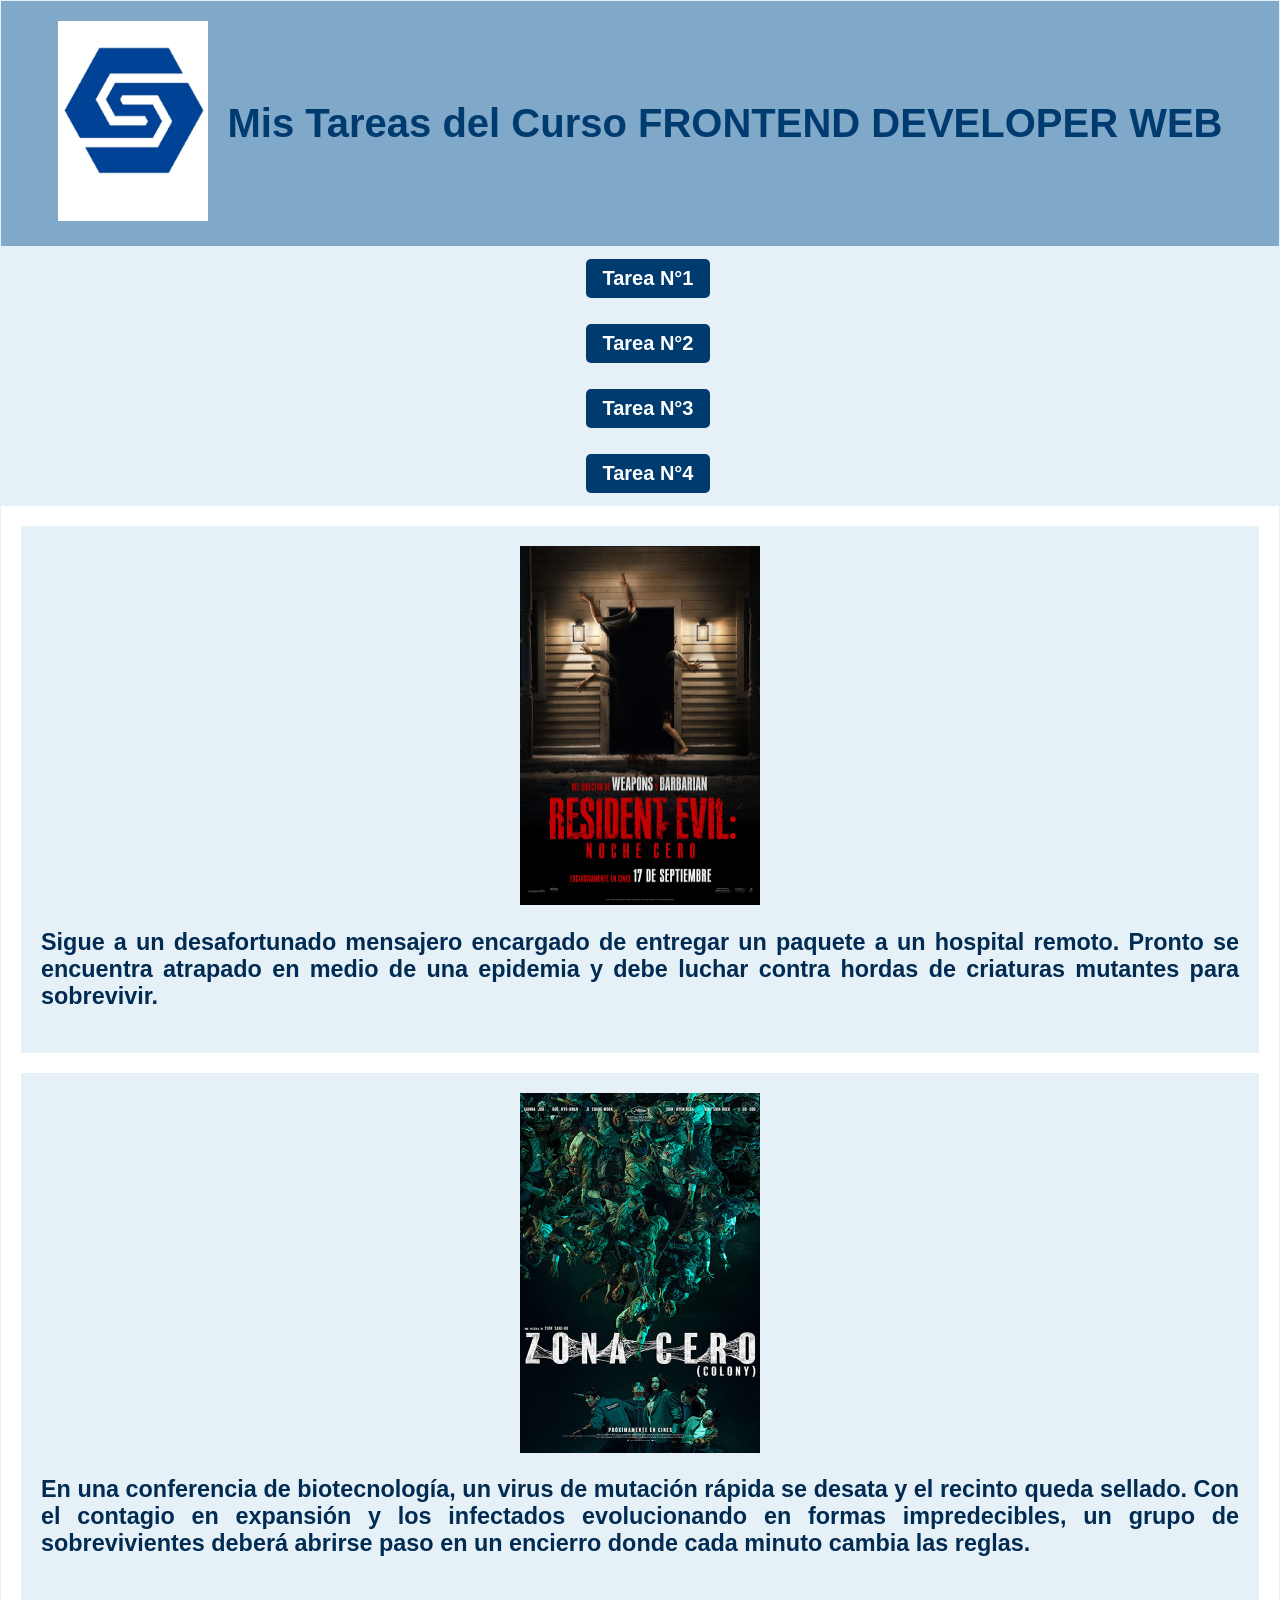
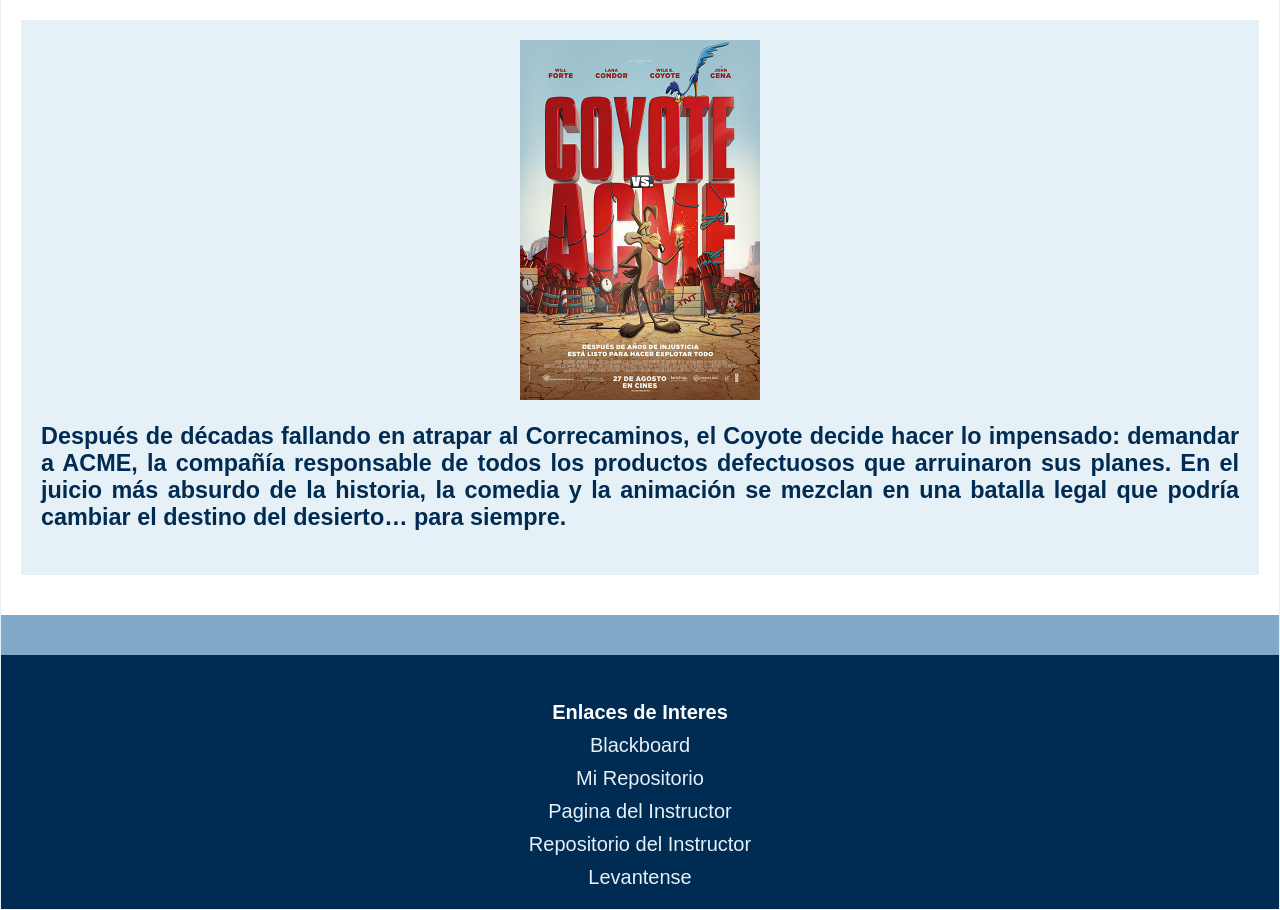
<file: index.html>
<!doctype html>
<html lang="es">
  <head>
    <meta charset="UTF-8">
    <title>MiPaginadeTareas</title>
    <link rel="icon" href="images/logo.png" type="images/png">
    <!-- Enlace a tu hoja de estilos CSS -->
    <link rel="stylesheet" href="css/styles00.css">
  </head>
  <body>
    <!--ESTO ES UN COMENTARIO-->
    <header>
      <a href="index.html">
        <img src="images/1.webp" alt="me manda al inicio" />
      </a>

      <h1>Mis Tareas del Curso FRONTEND DEVELOPER WEB</h1>
    </header>
    <nav>
      <ul>
        <li><a href="tareas.html">Tarea N°1</a></li>
        <li><a href="tarea2.html">Tarea N°2</a></li>
        <li><a href="tarea3.html">Tarea N°3</a></li>
        <li><a href="tarea04.html">Tarea N°4</a></li>
      </ul>
    </nav>
    <main>
      <section>
        <article>
          <a href="https://www.cineplanet.com.pe/peliculas/resident-evil-noche-cero">
          <img src="images/HO00003067.jpg" alt="#" width="#" style="display: block; margin: 0 auto">
            <p></p>
        </a>
          <h3>Sigue a un desafortunado mensajero encargado de entregar un paquete a un hospital remoto. Pronto se encuentra atrapado en medio de una epidemia y debe luchar contra hordas de criaturas mutantes para sobrevivir.</h3>
        </article>
          <article>
          <a href="https://www.cineplanet.com.pe/peliculas/zona-cero">
          <img src="images/HO00002971.jpg" alt="#" width="#" style="display: block; margin: 0 auto">
            <p></p>
        </a>
           <h3>En una conferencia de biotecnología, un virus de mutación rápida se desata y el recinto queda sellado. Con el contagio en expansión y los infectados evolucionando en formas impredecibles, un grupo de sobrevivientes deberá abrirse paso en un encierro donde cada minuto cambia las reglas.</h3> 
          </article>
        <article>
          <a href="https://www.cineplanet.com.pe/peliculas/coyote-vs-acme">
          <img src="images/HO00002921.jpg" alt="#" width="#" style="display: block; margin: 0 auto">
            <p></p>
        </a>
          <h3>Después de décadas fallando en atrapar al Correcaminos, el Coyote decide hacer lo impensado: demandar a ACME, la compañía responsable de todos los productos defectuosos que arruinaron sus planes. En el juicio más absurdo de la historia, la comedia y la animación se mezclan en una batalla legal que podría cambiar el destino del desierto… para siempre.</h3>
        </article>
      </section>
    </main>
    <aside></aside>
    <footer>
      <h4>Enlaces de Interes</h4>
      <ul>
        <li>
          <a href="https://senati.blackboard.com/" target="_blank">Blackboard</a>
        </li>
        <li><a href="https://github.com/Jose-favtor?tab=repositories" target="_blank">Mi Repositorio</a></li>
        <li><a href="https://arnoldbgq.github.io/cursofrontend/">Pagina del Instructor</a></li>
        <li><a href="https://github.com/arnoldbgq/cursofrontend/tree/main" target="_blank">Repositorio del Instructor</a></li>
        <li><a href="https://www.youtube.com/watch?v=jKgxKoUtHPs">Levantense</a></li>
      </ul>
    </footer>
  </body>
</html>
</file>
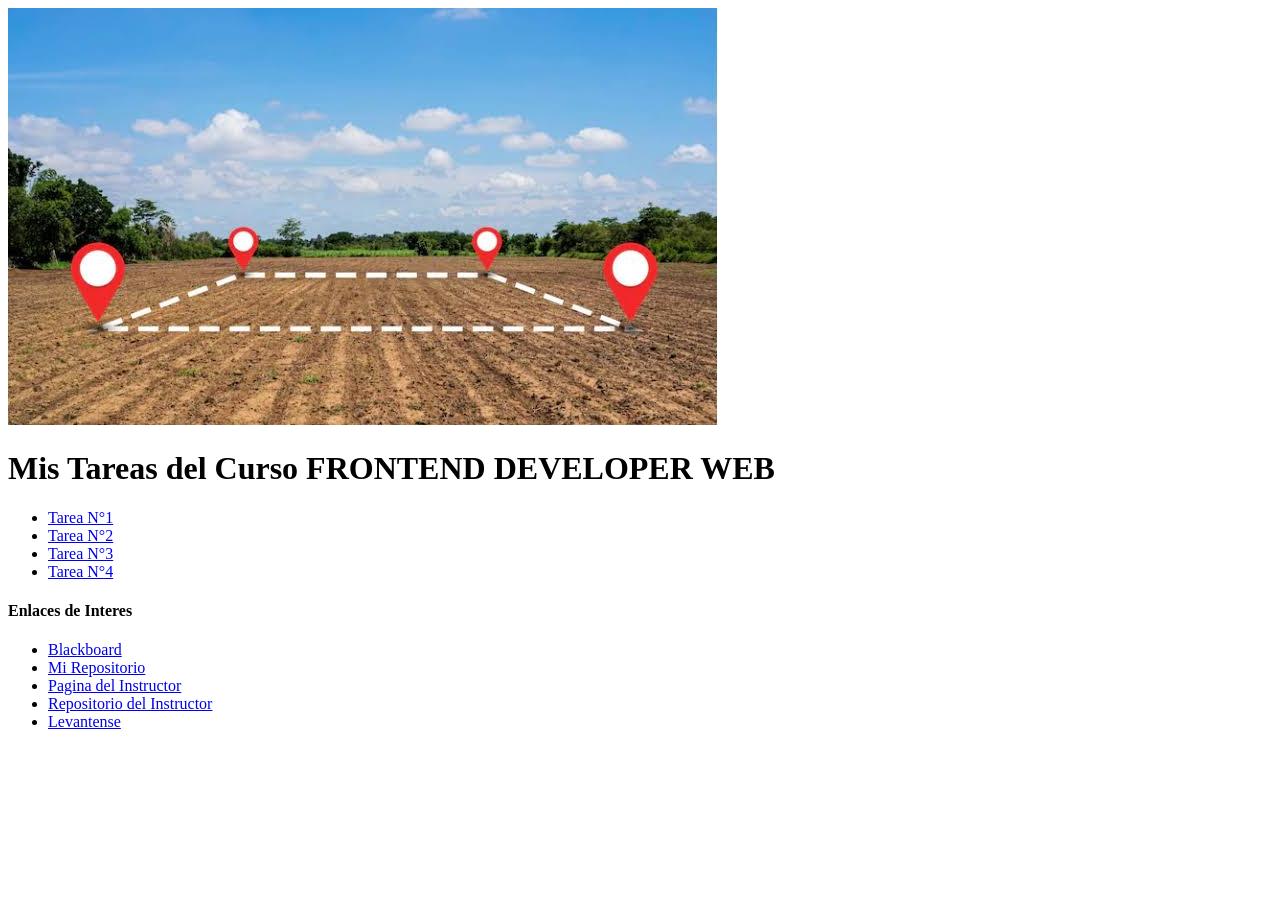
<file: index.html.html>
<!doctype html>
<html>
  <head>
    <meta charset="UTF-8">
    <title>MIpagianadelaFaunaPeruana</title>
    <link rel="icon" href="images/logo.png" type="images/png" > 
  </head>
  <body>
    <!--ESTO ES UN COMENTARIO-->
    <header>
      <a href="index.html">
        <img src="images/images (1).jpg" alt="esto me manda al inicio" />
      </a>

      <h1>Mis Tareas del Curso FRONTEND DEVELOPER WEB</h1>
    </header>
    <nav>
      <ul>
        <li><a href="tareas.html">Tarea N°1</a></li>
        <li><a href="paginaenconstruccion.html">Tarea N°2</a></li>
        <li><a href="paginaenconstruccion.html">Tarea N°3</a></li>
        <li><a href="paginaenconstruccion.html">Tarea N°4</a></li>
      </ul>
    </nav>
    <main>
      <section>
        <article></article>
        <article></article>
        <article></article>
      </section>
    </main>
    <aside></aside>
    <footer>
      <h4>Enlaces de Interes</h4>
      <ul>
        <li>
          <a href="https://senati.blackboard.com/" target="_blank"
            >Blackboard</a
          >
        </li>
        <li><a href="https://github.com/Jose-favtor?tab=repositories" target="_blank">Mi Repositorio</a></li>
        <li><a href="https://arnoldbgq.github.io/cursofrontend/">Pagina del Instructor</a></li>
        <li><a href="https://github.com/arnoldbgq/cursofrontend/tree/main" target="_blank">Repositorio del Instructor</a></li>
        <li><a href="https://www.youtube.com/watch?v=jKgxKoUtHPs">Levantense</a></li>
      </ul>

    </footer>
  </body>
</html>
</file>
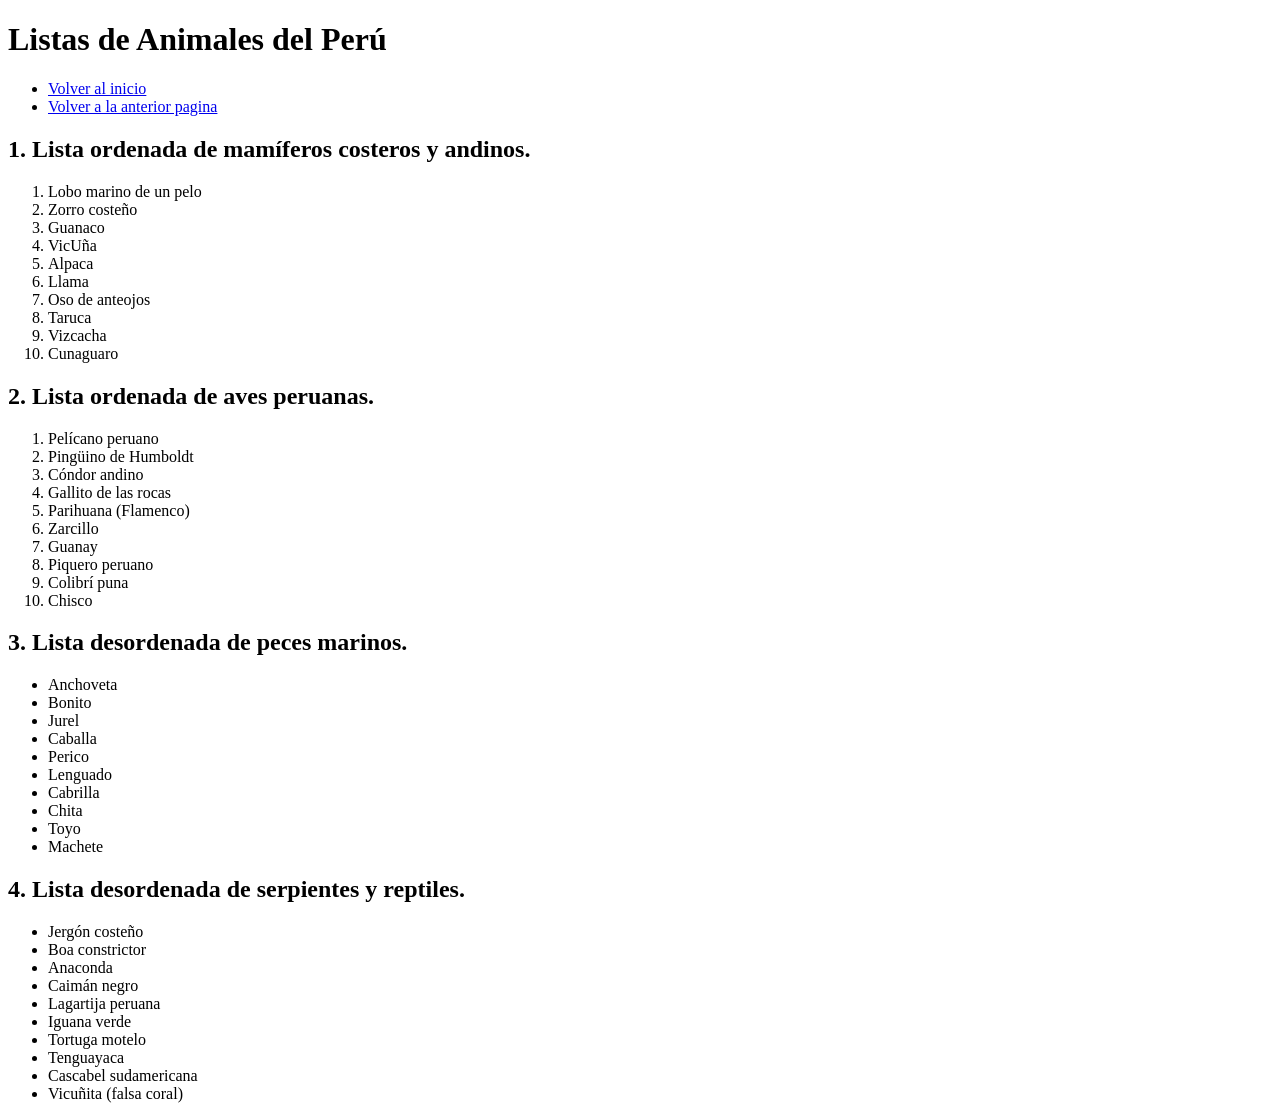
<file: listas.html>
<!DOCTYPE html>
<html lang="es">
<head>
    <meta charset="UTF-8">
    <title>Listas de Fauna</title>
</head>
<body>
    <h1>Listas de Animales del Perú</h1>
    <ul>
        <li><a href="index.html">Volver al inicio</a></li>
        <li><a href="tareas.html">Volver a la anterior pagina</a></li>
    </ul>

    <h2>1. Lista ordenada de mamíferos costeros y andinos. </h2>
    <ol>
        <li>Lobo marino de un pelo</li>
        <li>Zorro costeño</li>
        <li>Guanaco</li>
        <li>VicUña</li>
        <li>Alpaca</li>
        <li>Llama</li>
        <li>Oso de anteojos</li>
        <li>Taruca</li>
        <li>Vizcacha</li>
        <li>Cunaguaro</li>
    </ol>

    <h2>2. Lista ordenada de aves peruanas. </h2>
    <ol>
        <li>Pelícano peruano</li>
        <li>Pingüino de Humboldt</li>
        <li>Cóndor andino</li>
        <li>Gallito de las rocas</li>
        <li>Parihuana (Flamenco)</li>
        <li>Zarcillo</li>
        <li>Guanay</li>
        <li>Piquero peruano</li>
        <li>Colibrí puna</li>
        <li>Chisco</li>
    </ol>

    <h2>3. Lista desordenada de peces marinos.</h2>
    <ul>
        <li>Anchoveta</li>
        <li>Bonito</li>
        <li>Jurel</li>
        <li>Caballa</li>
        <li>Perico</li>
        <li>Lenguado</li>
        <li>Cabrilla</li>
        <li>Chita</li>
        <li>Toyo</li>
        <li>Machete</li>
    </ul>

    <h2>4. Lista desordenada de serpientes y reptiles. </h2>
    <ul>
        <li>Jergón costeño</li>
        <li>Boa constrictor</li>
        <li>Anaconda</li>
        <li>Caimán negro</li>
        <li>Lagartija peruana</li>
        <li>Iguana verde</li>
        <li>Tortuga motelo</li>
        <li>Tenguayaca</li>
        <li>Cascabel sudamericana</li>
        <li>Vicuñita (falsa coral)</li>
    </ul>
</body>
</html>
</file>
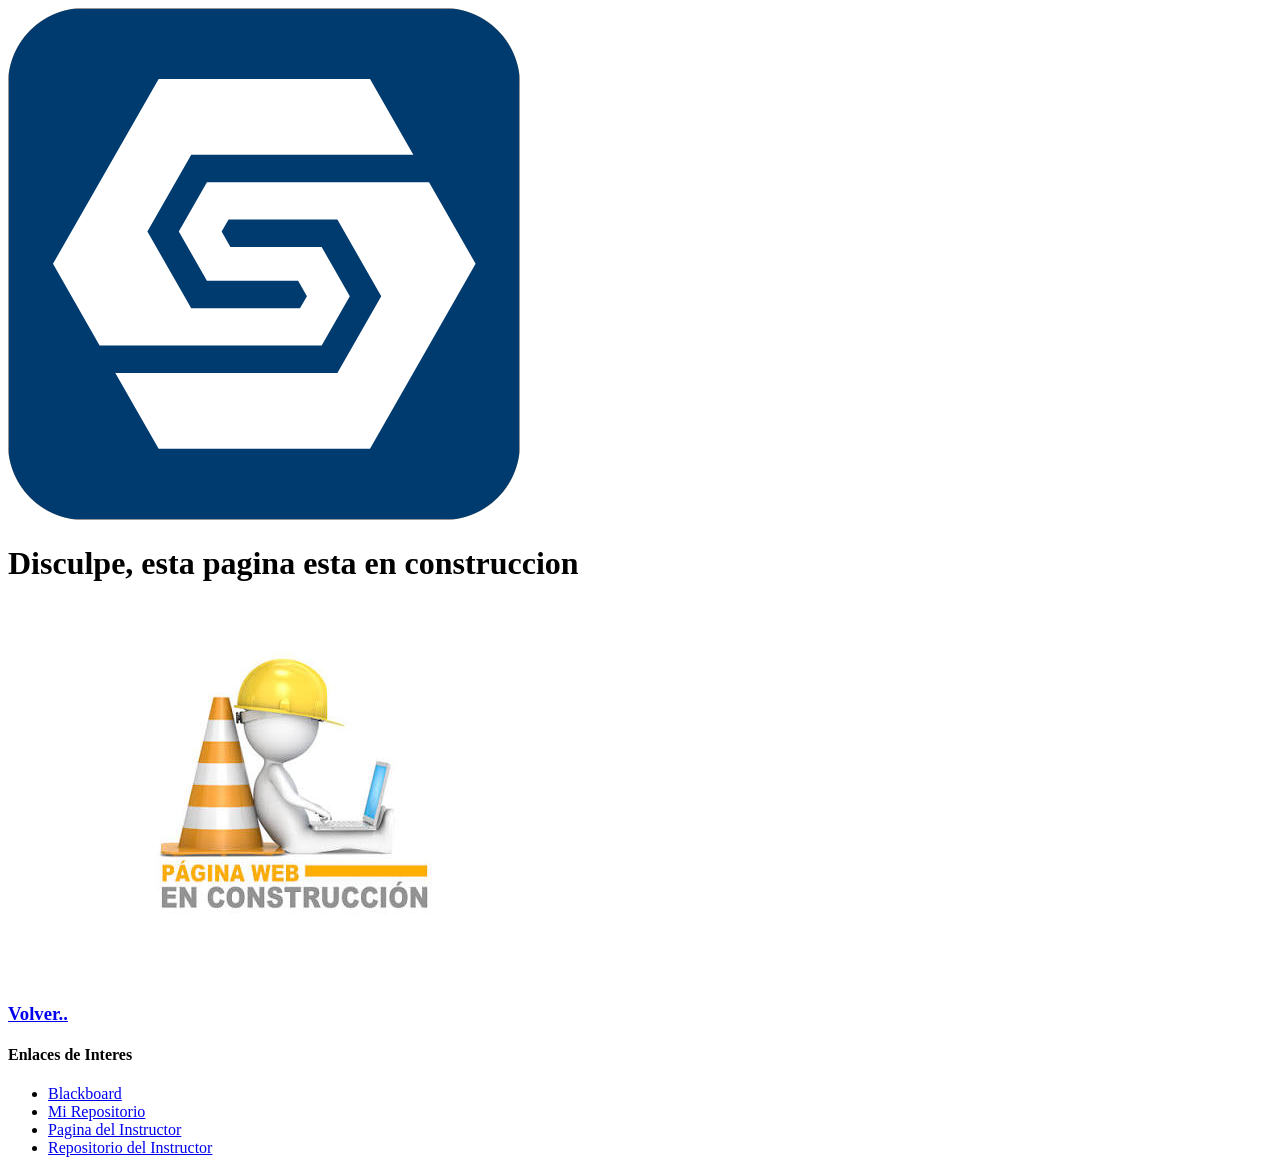
<file: paginaenconstruccion.html>
<!doctype html>
<html lang="es">
  <head>
    <meta charset="UTF-8">
    <title>Segunda Pagina Web</title>
  </head>
  <body>
    <header>
      <a href="index.html">
        <img src="images/logo.png" alt="esto me manda al inicio" />
      </a>
      <h1>Disculpe, esta pagina esta en construccion</h1>
      <img src="images/images (4).jpg" alt="" />
      <a href="index.html">
        <h3>Volver..</h3>
      </a>
    </header>
    <footer>
      <h4>Enlaces de Interes</h4>
      <ul>
        <li>
          <a href="https://senati.blackboard.com/" target="_blank"
            >Blackboard</a
          >
        </li>
        <li><a href="https://github.com/Jose-favtor?tab=repositories" target="_blank">Mi Repositorio</a></li>
        <li><a href="https://arnoldbgq.github.io/cursofrontend/">Pagina del Instructor</a></li>
        <li><a href="https://github.com/arnoldbgq/cursofrontend/tree/main" target="_blank">Repositorio del Instructor</a></li>

      </ul>
    </footer>
  </body>
</html>
</file>
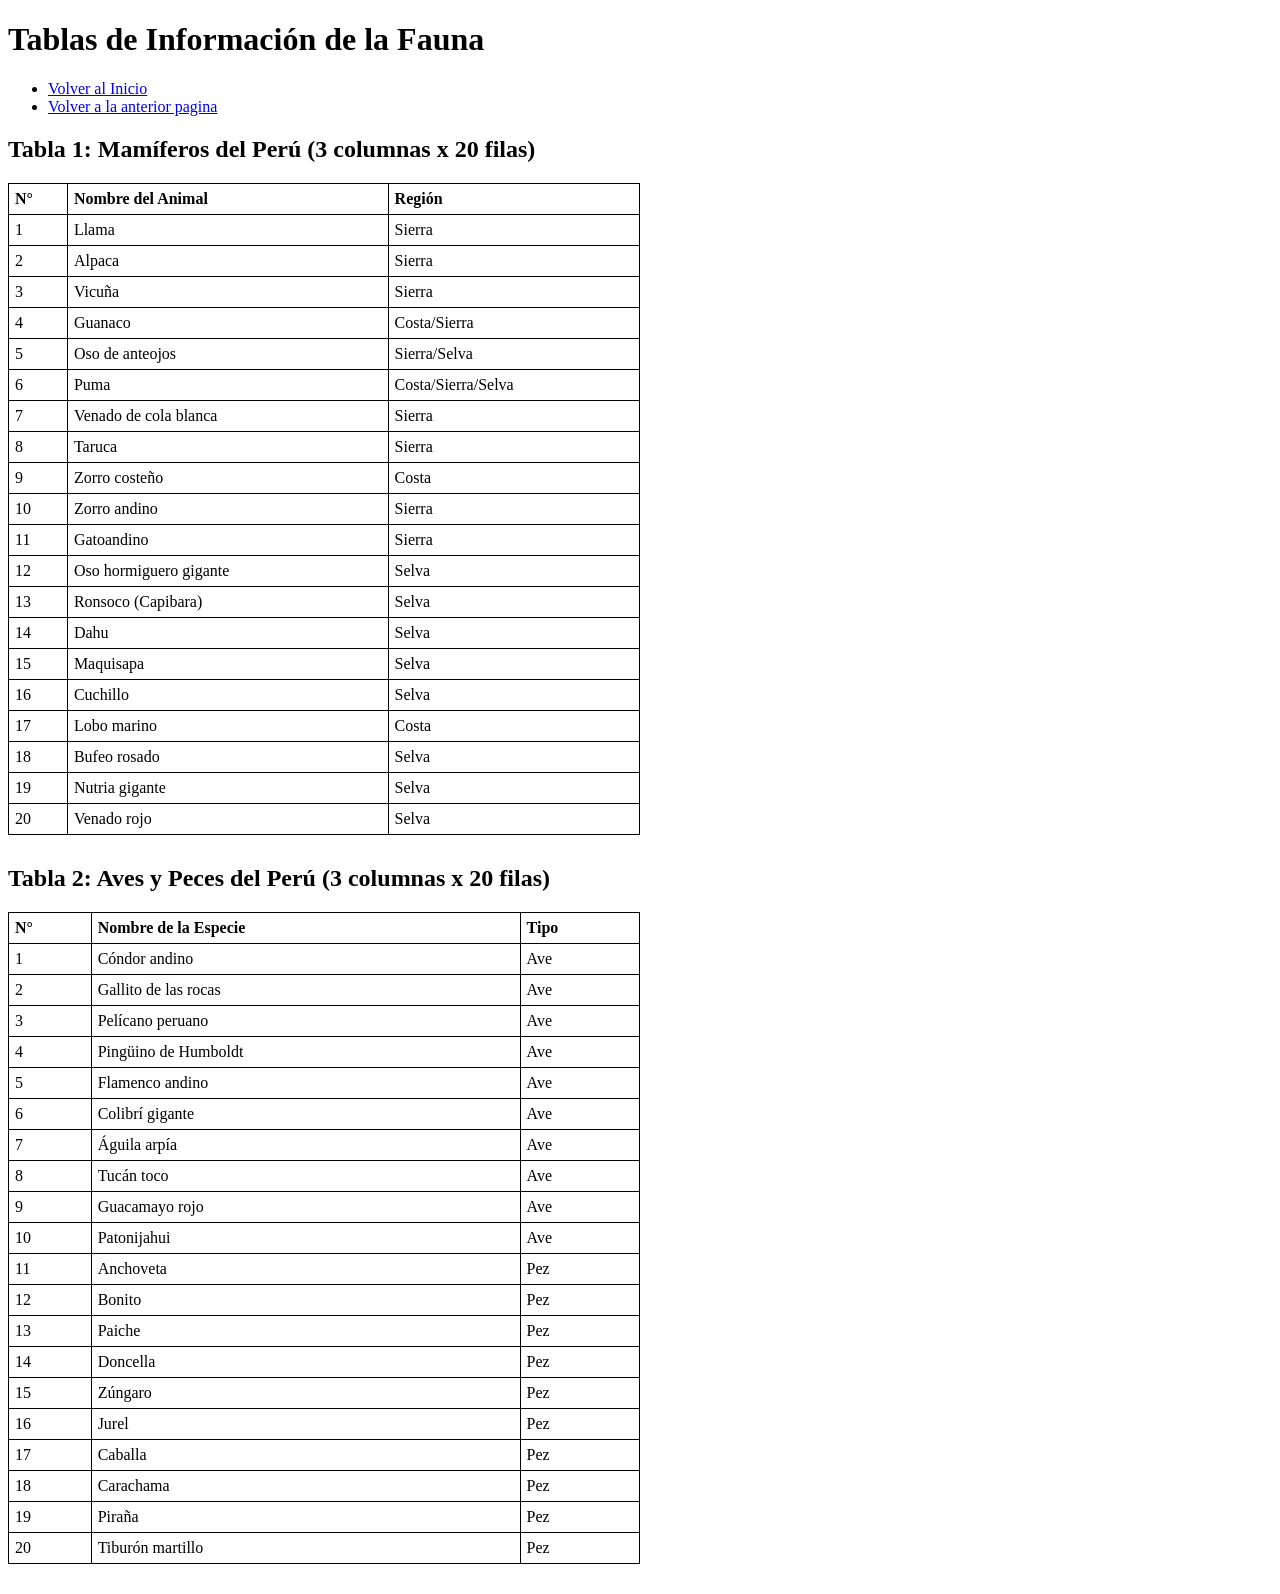
<file: tablas.html>
<!DOCTYPE html>
<html lang="es">
<head>
    <meta charset="UTF-8">
    <title>Tablas de Fauna</title>
    <style>
        table { border-collapse: collapse; width: 50%; margin-bottom: 30px; }
        th, td { border: 1px solid black; padding: 6px; text-align: left; }
    </style>
</head>
<body>
    <h1>Tablas de Información de la Fauna</h1>
    <ul>
        <li><a href="index.html">Volver al Inicio</a></li>
        <li><a href="tareas.html">Volver a la anterior pagina</a></li>
    </ul>



    <h2>Tabla 1: Mamíferos del Perú (3 columnas x 20 filas)</h2>
    <table>
        <tr>
            <th>N°</th>
            <th>Nombre del Animal</th>
            <th>Región</th>
        </tr>
        <!-- Las 20 filas de datos -->
        <tr><td>1</td><td>Llama</td><td>Sierra</td></tr>
        <tr><td>2</td><td>Alpaca</td><td>Sierra</td></tr>
        <tr><td>3</td><td>Vicuña</td><td>Sierra</td></tr>
        <tr><td>4</td><td>Guanaco</td><td>Costa/Sierra</td></tr>
        <tr><td>5</td><td>Oso de anteojos</td><td>Sierra/Selva</td></tr>
        <tr><td>6</td><td>Puma</td><td>Costa/Sierra/Selva</td></tr>
        <tr><td>7</td><td>Venado de cola blanca</td><td>Sierra</td></tr>
        <tr><td>8</td><td>Taruca</td><td>Sierra</td></tr>
        <tr><td>9</td><td>Zorro costeño</td><td>Costa</td></tr>
        <tr><td>10</td><td>Zorro andino</td><td>Sierra</td></tr>
        <tr><td>11</td><td>Gatoandino</td><td>Sierra</td></tr>
        <tr><td>12</td><td>Oso hormiguero gigante</td><td>Selva</td></tr>
        <tr><td>13</td><td>Ronsoco (Capibara)</td><td>Selva</td></tr>
        <tr><td>14</td><td>Dahu</td><td>Selva</td></tr>
        <tr><td>15</td><td>Maquisapa</td><td>Selva</td></tr>
        <tr><td>16</td><td>Cuchillo</td><td>Selva</td></tr>
        <tr><td>17</td><td>Lobo marino</td><td>Costa</td></tr>
        <tr><td>18</td><td>Bufeo rosado</td><td>Selva</td></tr>
        <tr><td>19</td><td>Nutria gigante</td><td>Selva</td></tr>
        <tr><td>20</td><td>Venado rojo</td><td>Selva</td></tr>
    </table>

    <h2>Tabla 2: Aves y Peces del Perú (3 columnas x 20 filas)</h2>
    <table>
        <tr>
            <th>N°</th>
            <th>Nombre de la Especie</th>
            <th>Tipo</th>
        </tr>
        <!-- Las 20 filas de datos -->
        <tr><td>1</td><td>Cóndor andino</td><td>Ave</td></tr>
        <tr><td>2</td><td>Gallito de las rocas</td><td>Ave</td></tr>
        <tr><td>3</td><td>Pelícano peruano</td><td>Ave</td></tr>
        <tr><td>4</td><td>Pingüino de Humboldt</td><td>Ave</td></tr>
        <tr><td>5</td><td>Flamenco andino</td><td>Ave</td></tr>
        <tr><td>6</td><td>Colibrí gigante</td><td>Ave</td></tr>
        <tr><td>7</td><td>Águila arpía</td><td>Ave</td></tr>
        <tr><td>8</td><td>Tucán toco</td><td>Ave</td></tr>
        <tr><td>9</td><td>Guacamayo rojo</td><td>Ave</td></tr>
        <tr><td>10</td><td>Patonijahui</td><td>Ave</td></tr>
        <tr><td>11</td><td>Anchoveta</td><td>Pez</td></tr>
        <tr><td>12</td><td>Bonito</td><td>Pez</td></tr>
        <tr><td>13</td><td>Paiche</td><td>Pez</td></tr>
        <tr><td>14</td><td>Doncella</td><td>Pez</td></tr>
        <tr><td>15</td><td>Zúngaro</td><td>Pez</td></tr>
        <tr><td>16</td><td>Jurel</td><td>Pez</td></tr>
        <tr><td>17</td><td>Caballa</td><td>Pez</td></tr>
        <tr><td>18</td><td>Carachama</td><td>Pez</td></tr>
        <tr><td>19</td><td>Piraña</td><td>Pez</td></tr>
        <tr><td>20</td><td>Tiburón martillo</td><td>Pez</td></tr>
    </table>
</body>
</html>
</file>
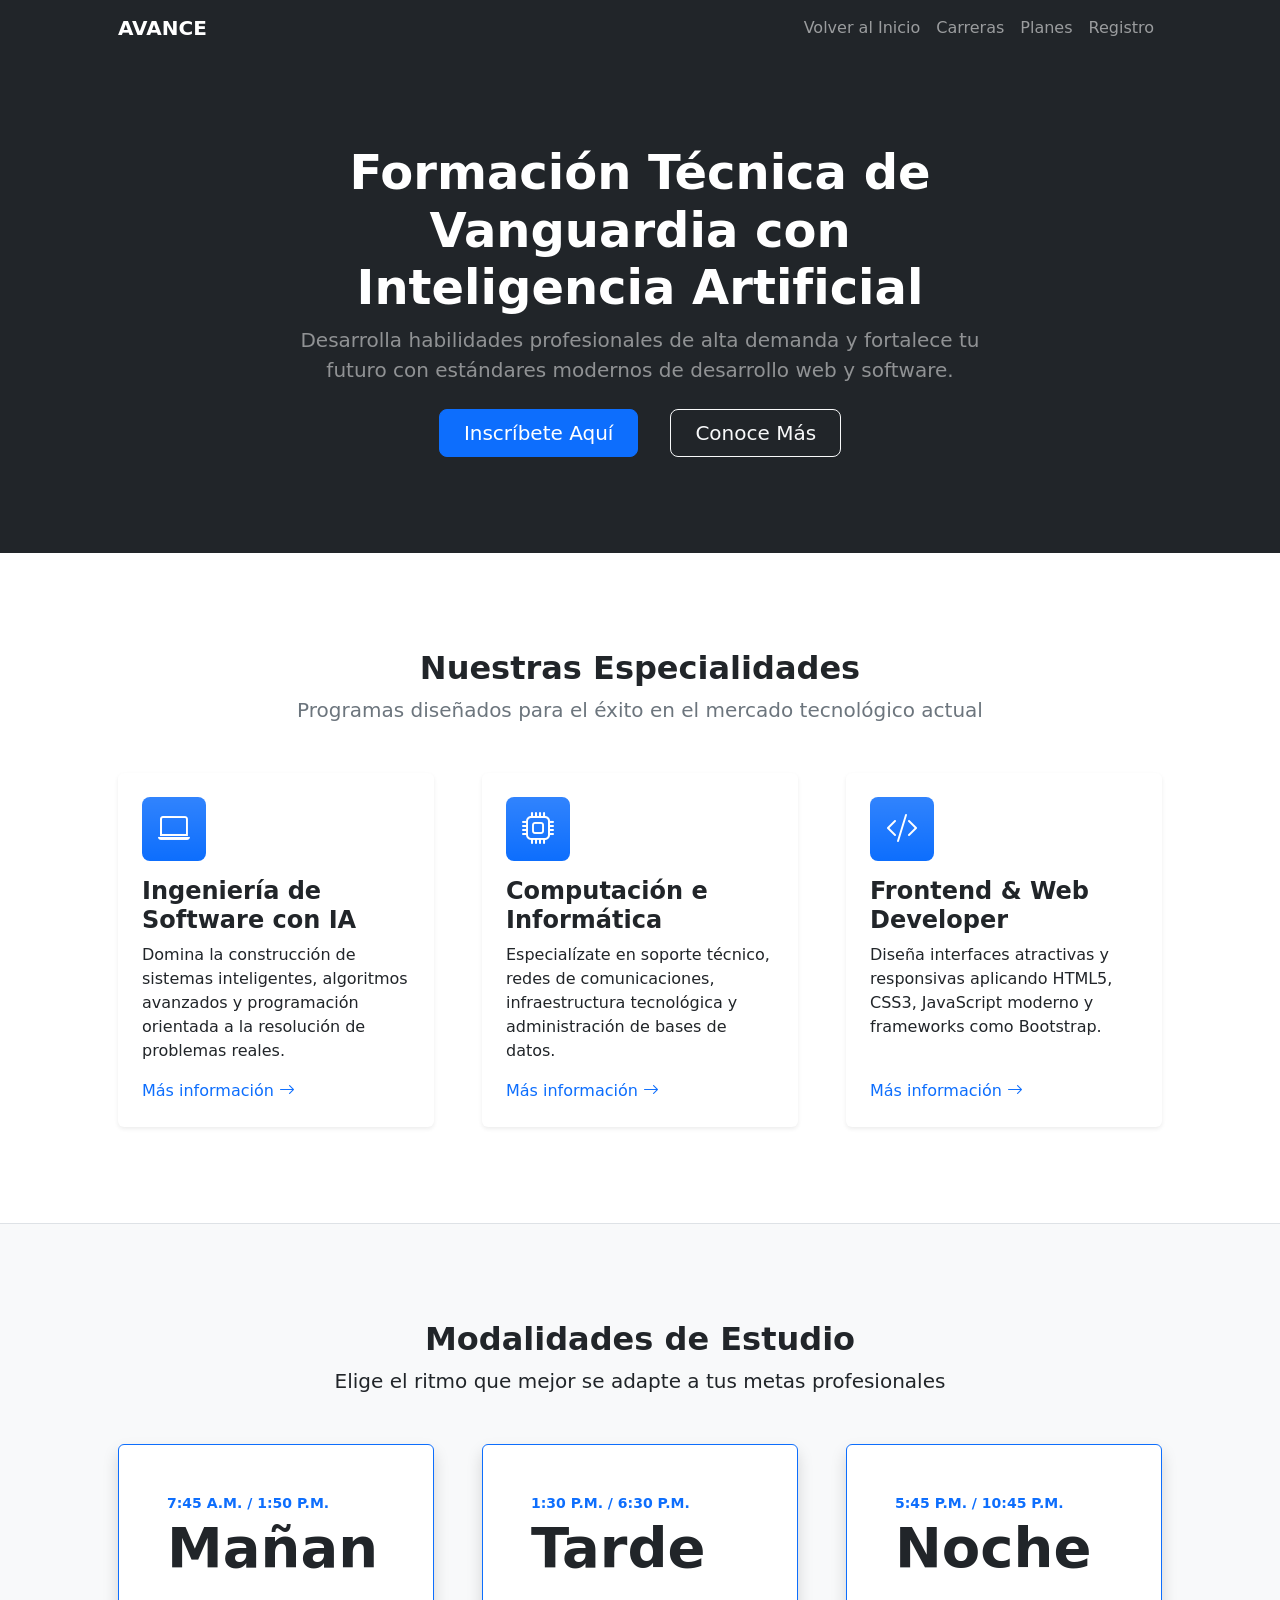
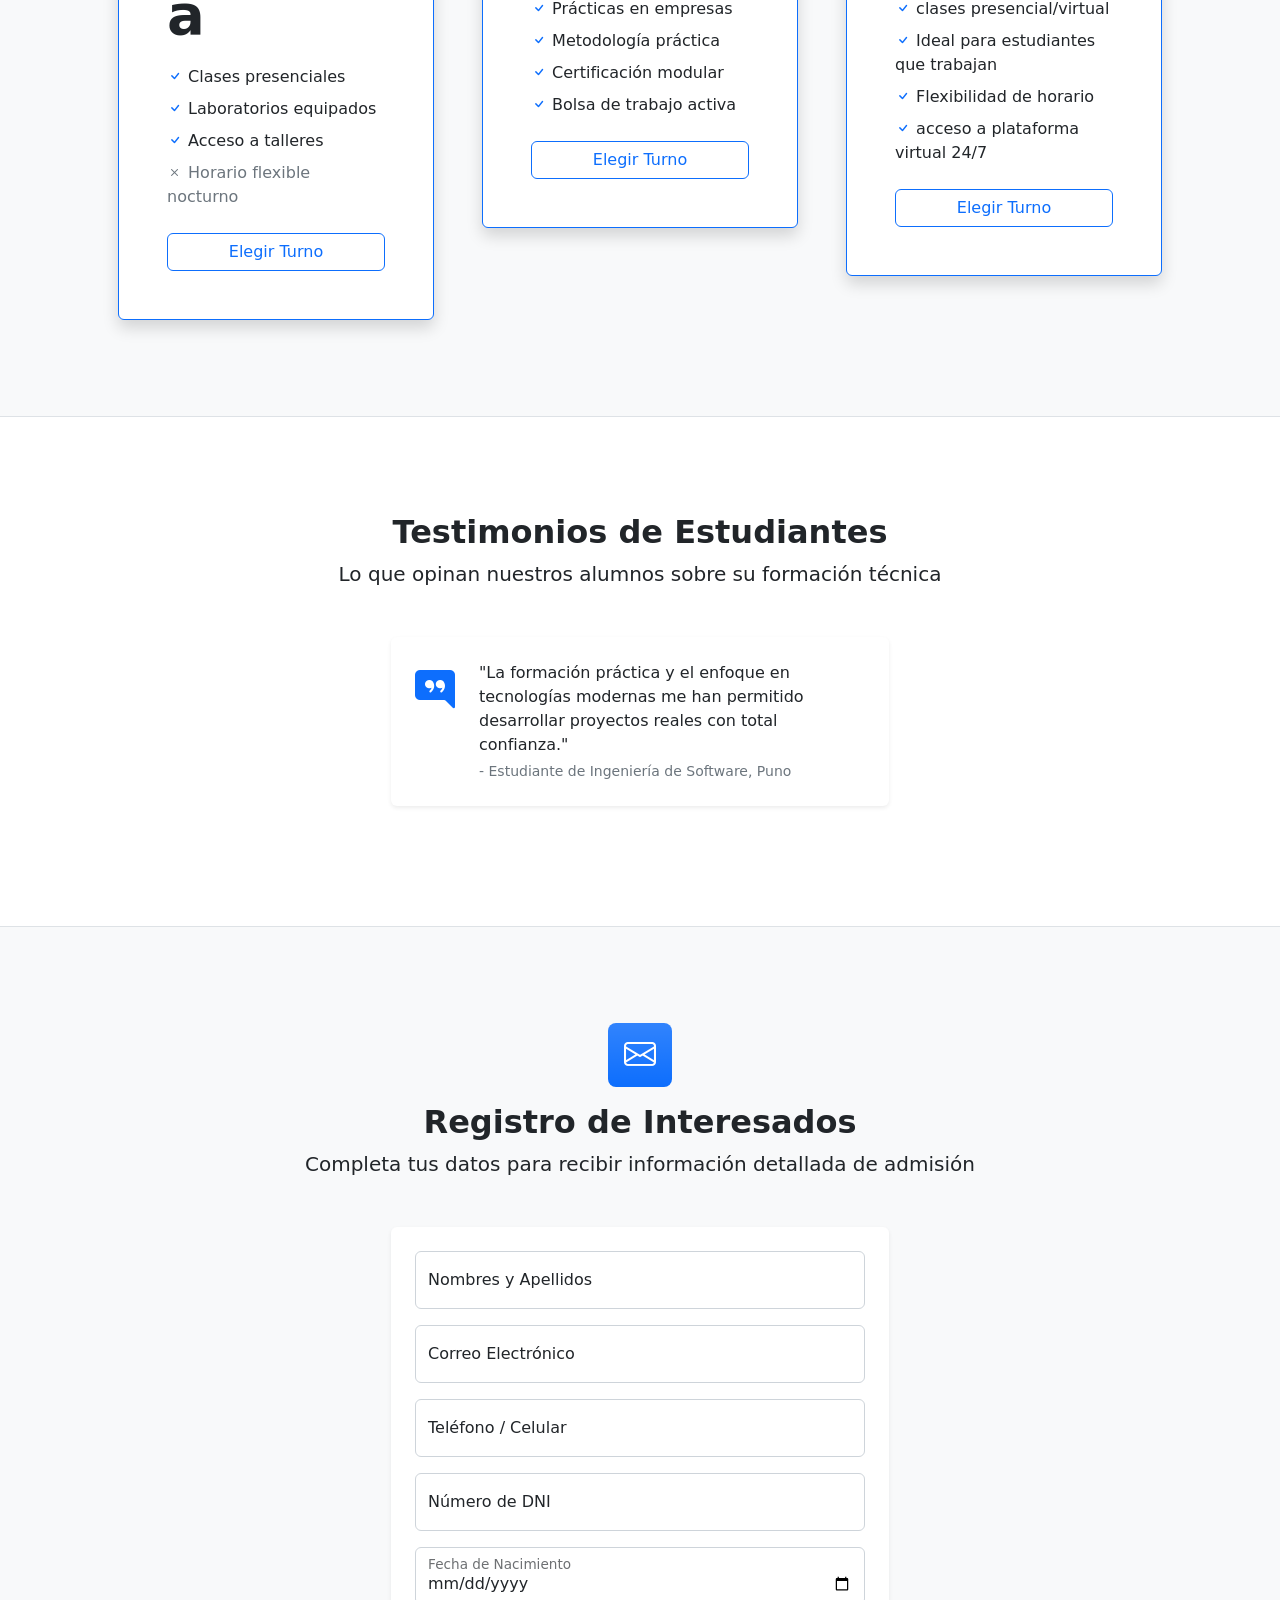
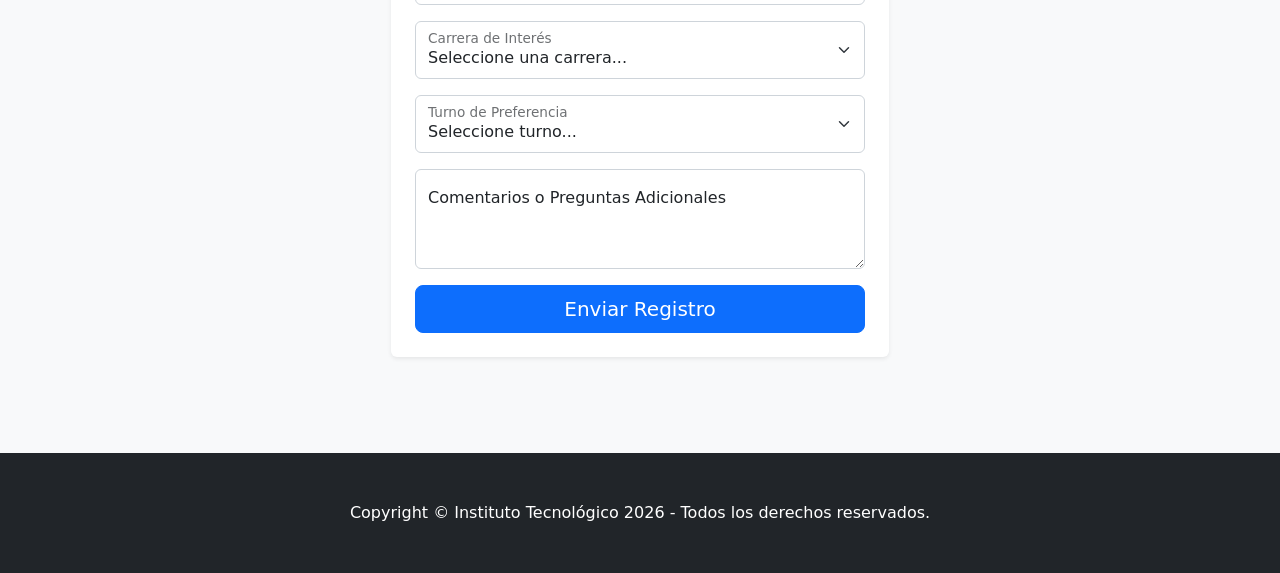
<file: tarea04.html>
<!DOCTYPE html>
<html lang="es">
    <head>
        <meta charset="utf-8" />
        <meta name="viewport" content="width=device-width, initial-scale=1, shrink-to-fit=no" />
        <meta name="description" content="Plataforma web institucional y de servicios académicos" />
        <meta name="author" content="José - SENATI" />
        <title>Institución Tecnológica - Solución Web</title>
        <link rel="icon" type="image/x-icon" href="images/favicon.ico" />
        <link href="https://cdn.jsdelivr.net/npm/bootstrap-icons@1.4.1/font/bootstrap-icons.css" rel="stylesheet" />
        <link href="css/styles02.css" rel="stylesheet" />
        <style>
            .form-control, .form-select {
                transition: all 0.3s ease-in-out;
            }
            .form-control:focus, .form-select:focus {
                transform: translateY(-2px);
                box-shadow: 0 0.5rem 1rem rgba(13, 110, 253, 0.25) !important;
                border-color: #0d6efd;
            }
            .card {
                transition: transform 0.3s ease, box-shadow 0.3s ease;
            }
            .card:hover {
                transform: translateY(-5px);
                box-shadow: 0 1rem 3rem rgba(0,0,0,.175)!important;
            }
        </style>
    </head>
    <body>
        <nav class="navbar navbar-expand-lg navbar-dark bg-dark fixed-top">
            <div class="container px-5">
                <a class="navbar-brand fw-bold" href="#!">AVANCE</a>
                <button class="navbar-toggler" type="button" data-bs-toggle="collapse" data-bs-target="#navbarSupportedContent" aria-controls="navbarSupportedContent" aria-expanded="false" aria-label="Toggle navigation"><span class="navbar-toggler-icon"></span></button>
                <div class="collapse navbar-collapse" id="navbarSupportedContent">
                    <ul class="navbar-nav ms-auto mb-2 mb-lg-0">
                         <li class="nav-item"><a class="nav-link" href="index.html">Volver al Inicio</a></li>
                        <li class="nav-item"><a class="nav-link" href="#features">Carreras</a></li>
                        <li class="nav-item"><a class="nav-link" href="#pricing">Planes</a></li>
                        <li class="nav-item"><a class="nav-link" href="#contact">Registro</a></li>
                    </ul>
                </div>
            </div>
        </nav>
        <header class="bg-dark py-5 mt-5">
            <div class="container px-5">
                <div class="row gx-5 justify-content-center">
                    <div class="col-lg-8">
                        <div class="text-center my-5">
                            <h1 class="display-5 fw-bolder text-white mb-2">Formación Técnica de Vanguardia con Inteligencia Artificial</h1>
                            <p class="lead text-white-50 mb-4">Desarrolla habilidades profesionales de alta demanda y fortalece tu futuro con estándares modernos de desarrollo web y software.</p>
                            <div class="d-grid gap-3 d-sm-flex justify-content-sm-center">
                                <a class="btn btn-primary btn-lg px-4 me-sm-3" href="#contact">Inscríbete Aquí</a>
                                <a class="btn btn-outline-light btn-lg px-4" href="#features">Conoce Más</a>
                            </div>
                        </div>
                    </div>
                </div>
            </div>
        </header>
        <section class="py-5 border-bottom" id="features">
            <div class="container px-5 my-5">
                <div class="text-center mb-5">
                    <h2 class="fw-bolder">Nuestras Especialidades</h2>
                    <p class="lead text-muted mb-0">Programas diseñados para el éxito en el mercado tecnológico actual</p>
                </div>
                <div class="row gx-5">
                    <div class="col-lg-4 mb-5 mb-lg-0">
                        <div class="card h-100 p-4 border-0 shadow-sm">
                            <div class="feature bg-primary bg-gradient text-white rounded-3 mb-3"><i class="bi bi-laptop"></i></div>
                            <h2 class="h4 fw-bolder">Ingeniería de Software con IA</h2>
                            <p>Domina la construcción de sistemas inteligentes, algoritmos avanzados y programación orientada a la resolución de problemas reales.</p>
                            <a class="text-decoration-none mt-auto" href="#contact">Más información <i class="bi bi-arrow-right"></i></a>
                        </div>
                    </div>
                    <div class="col-lg-4 mb-5 mb-lg-0">
                        <div class="card h-100 p-4 border-0 shadow-sm">
                            <div class="feature bg-primary bg-gradient text-white rounded-3 mb-3"><i class="bi bi-cpu"></i></div>
                            <h2 class="h4 fw-bolder">Computación e Informática</h2>
                            <p>Especialízate en soporte técnico, redes de comunicaciones, infraestructura tecnológica y administración de bases de datos.</p>
                            <a class="text-decoration-none mt-auto" href="#contact">Más información <i class="bi bi-arrow-right"></i></a>
                        </div>
                    </div>
                    <div class="col-lg-4">
                        <div class="card h-100 p-4 border-0 shadow-sm">
                            <div class="feature bg-primary bg-gradient text-white rounded-3 mb-3"><i class="bi bi-code-slash"></i></div>
                            <h2 class="h4 fw-bolder">Frontend & Web Developer</h2>
                            <p>Diseña interfaces atractivas y responsivas aplicando HTML5, CSS3, JavaScript moderno y frameworks como Bootstrap.</p>
                            <a class="text-decoration-none mt-auto" href="#contact">Más información <i class="bi bi-arrow-right"></i></a>
                        </div>
                    </div>
                </div>
            </div>
        </section>
        <section class="bg-light py-5 border-bottom" id="pricing">
            <div class="container px-5 my-5">
                <div class="text-center mb-5">
                    <h2 class="fw-bolder">Modalidades de Estudio</h2>
                    <p class="lead mb-0">Elige el ritmo que mejor se adapte a tus metas profesionales</p>
                </div>
                <div class="row gx-5 justify-content-center">
                    <div class="col-lg-6 col-xl-4">
                        <div class="card mb-5 mb-xl-0 shadow border-primary">
                            <div class="card-body p-5">
                                <div class="small text-uppercase fw-bold text-primary">7:45 A.M. / 1:50 P.M.</div>
                                <div class="mb-3">
                                    <span class="display-4 fw-bold">Mañana</span>
                                </div>
                                <ul class="list-unstyled mb-4">
                                    <li class="mb-2"><i class="bi bi-check text-primary"></i> Clases presenciales</li>
                                    <li class="mb-2"><i class="bi bi-check text-primary"></i> Laboratorios equipados</li>
                                    <li class="mb-2"><i class="bi bi-check text-primary"></i> Acceso a talleres</li>
                                    <li class="mb-2 text-muted"><i class="bi bi-x"></i> Horario flexible nocturno</li>
                                </ul>
                                <div class="d-grid"><a class="btn btn-outline-primary" href="#contact">Elegir Turno</a></div>
                            </div>
                        </div>
                    </div>
                    <div class="col-lg-6 col-xl-4">
                        <div class="card mb-5 mb-xl-0 shadow border-primary">
                            <div class="card-body p-5">
                                <div class="small text-uppercase fw-bold text-primary">1:30 P.M. / 6:30 P.M.</div>
                                <div class="mb-3">
                                    <span class="display-4 fw-bold">Tarde</span>
                                </div>
                                <ul class="list-unstyled mb-4">
                                    <li class="mb-2"><i class="bi bi-check text-primary"></i> Prácticas en empresas</li>
                                    <li class="mb-2"><i class="bi bi-check text-primary"></i> Metodología práctica</li>
                                    <li class="mb-2"><i class="bi bi-check text-primary"></i> Certificación modular</li>
                                    <li class="mb-2"><i class="bi bi-check text-primary"></i> Bolsa de trabajo activa</li>
                                </ul>
                                <div class="d-grid"><a class="btn btn-outline-primary" href="#contact">Elegir Turno</a></div>
                            </div>
                        </div>
                    </div>
                    <div class="col-lg-6 col-xl-4">
                        <div class="card mb-5 mb-xl-0 shadow border-primary">
                            <div class="card-body p-5">
                                <div class="small text-uppercase fw-bold text-primary">5:45 P.M. / 10:45 P.M.</div>
                                <div class="mb-3">
                                    <span class="display-4 fw-bold">Noche</span>
                                </div>
                                <ul class="list-unstyled mb-4">
                                    <li class="mb-2"><i class="bi bi-check text-primary"></i> clases presencial/virtual</li>
                                    <li class="mb-2"><i class="bi bi-check text-primary"></i> Ideal para estudiantes que trabajan</li>
                                    <li class="mb-2"><i class="bi bi-check text-primary"></i> Flexibilidad de horario</li>
                                    <li class="mb-2"><i class="bi bi-check text-primary"></i> acceso a plataforma virtual 24/7</li>
                                </ul>
                                <div class="d-grid"><a class="btn btn-outline-primary" href="#contact">Elegir Turno</a></div>
                            </div>
                        </div>
                    </div>
                </div>
            </div>
        </section>
        <section class="py-5 border-bottom">
            <div class="container px-5 my-5 px-5">
                <div class="text-center mb-5">
                    <h2 class="fw-bolder">Testimonios de Estudiantes</h2>
                    <p class="lead mb-0">Lo que opinan nuestros alumnos sobre su formación técnica</p>
                </div>
                <div class="row gx-5 justify-content-center">
                    <div class="col-lg-6">
                        <div class="card mb-4 shadow-sm border-0">
                            <div class="card-body p-4">
                                <div class="d-flex">
                                    <div class="flex-shrink-0"><i class="bi bi-chat-right-quote-fill text-primary fs-1"></i></div>
                                    <div class="ms-4">
                                        <p class="mb-1">"La formación práctica y el enfoque en tecnologías modernas me han permitido desarrollar proyectos reales con total confianza."</p>
                                        <div class="small text-muted">- Estudiante de Ingeniería de Software, Puno</div>
                                    </div>
                                </div>
                            </div>
                        </div>
                    </div>
                </div>
            </div>
        </section>
        <section class="bg-light py-5" id="contact">
            <div class="container px-5 my-5 px-5">
                <div class="text-center mb-5">
                    <div class="feature bg-primary bg-gradient text-white rounded-3 mb-3"><i class="bi bi-envelope"></i></div>
                    <h2 class="fw-bolder">Registro de Interesados</h2>
                    <p class="lead mb-0">Completa tus datos para recibir información detallada de admisión</p>
                </div>
                <div class="row gx-5 justify-content-center">
                    <div class="col-lg-6">
                        <form id="registroForm" class="p-4 bg-white rounded shadow-sm">
                            <div class="form-floating mb-3">
                                <input class="form-control" id="name" type="text" placeholder="Nombres y Apellidos" required />
                                <label for="name">Nombres y Apellidos</label>
                            </div>
                            <div class="form-floating mb-3">
                                <input class="form-control" id="email" type="email" placeholder="name@example.com" required />
                                <label for="email">Correo Electrónico</label>
                            </div>
                            <div class="form-floating mb-3">
                                <input class="form-control" id="phone" type="tel" placeholder="Teléfono" required />
                                <label for="phone">Teléfono / Celular</label>
                            </div>
                            <div class="form-floating mb-3">
                                <input class="form-control" id="dni" type="text" placeholder="DNI" required />
                                <label for="dni">Número de DNI</label>
                            </div>
                            <div class="form-floating mb-3">
                                <input class="form-control" id="birthdate" type="date" required />
                                <label for="birthdate">Fecha de Nacimiento</label>
                            </div>
                            <div class="form-floating mb-3">
                                <select class="form-select" id="carreraSelect" required>
                                    <option value="" selected disabled>Seleccione una carrera...</option>
                                    <option value="software">Ingeniería de Software con IA</option>
                                    <option value="computacion">Computación e Informática</option>
                                    <option value="web">Frontend & Web Developer</option>
                                </select>
                                <label for="carreraSelect">Carrera de Interés</label>
                            </div>
                            <div class="form-floating mb-3">
                                <select class="form-select" id="turnoSelect" required>
                                    <option value="" selected disabled>Seleccione turno...</option>
                                    <option value="manana">Turno Mañana</option>
                                    <option value="tarde">Turno Tarde</option>
                                    <option value="noche">Turno Noche</option>
                                </select>
                                <label for="turnoSelect">Turno de Preferencia</label>
                            </div>
                            <div class="form-floating mb-3">
                                <textarea class="form-control" id="mensaje" placeholder="Comentarios o dudas" style="height: 100px"></textarea>
                                <label for="mensaje">Comentarios o Preguntas Adicionales</label>
                            </div>
                            <div id="formAlert" class="alert d-none mb-3" role="alert"></div>
                            <div class="d-grid"><button class="btn btn-primary btn-lg" id="submitButton" type="submit">Enviar Registro</button></div>
                        </form>
                    </div>
                </div>
            </div>
        </section>
        <footer class="py-5 bg-dark">
            <div class="container px-5"><p class="m-0 text-center text-white">Copyright &copy; Instituto Tecnológico 2026 - Todos los derechos reservados.</p></div>
        </footer>
        <script src="js/alert.js"></script>
    </body>
</html>
</file>
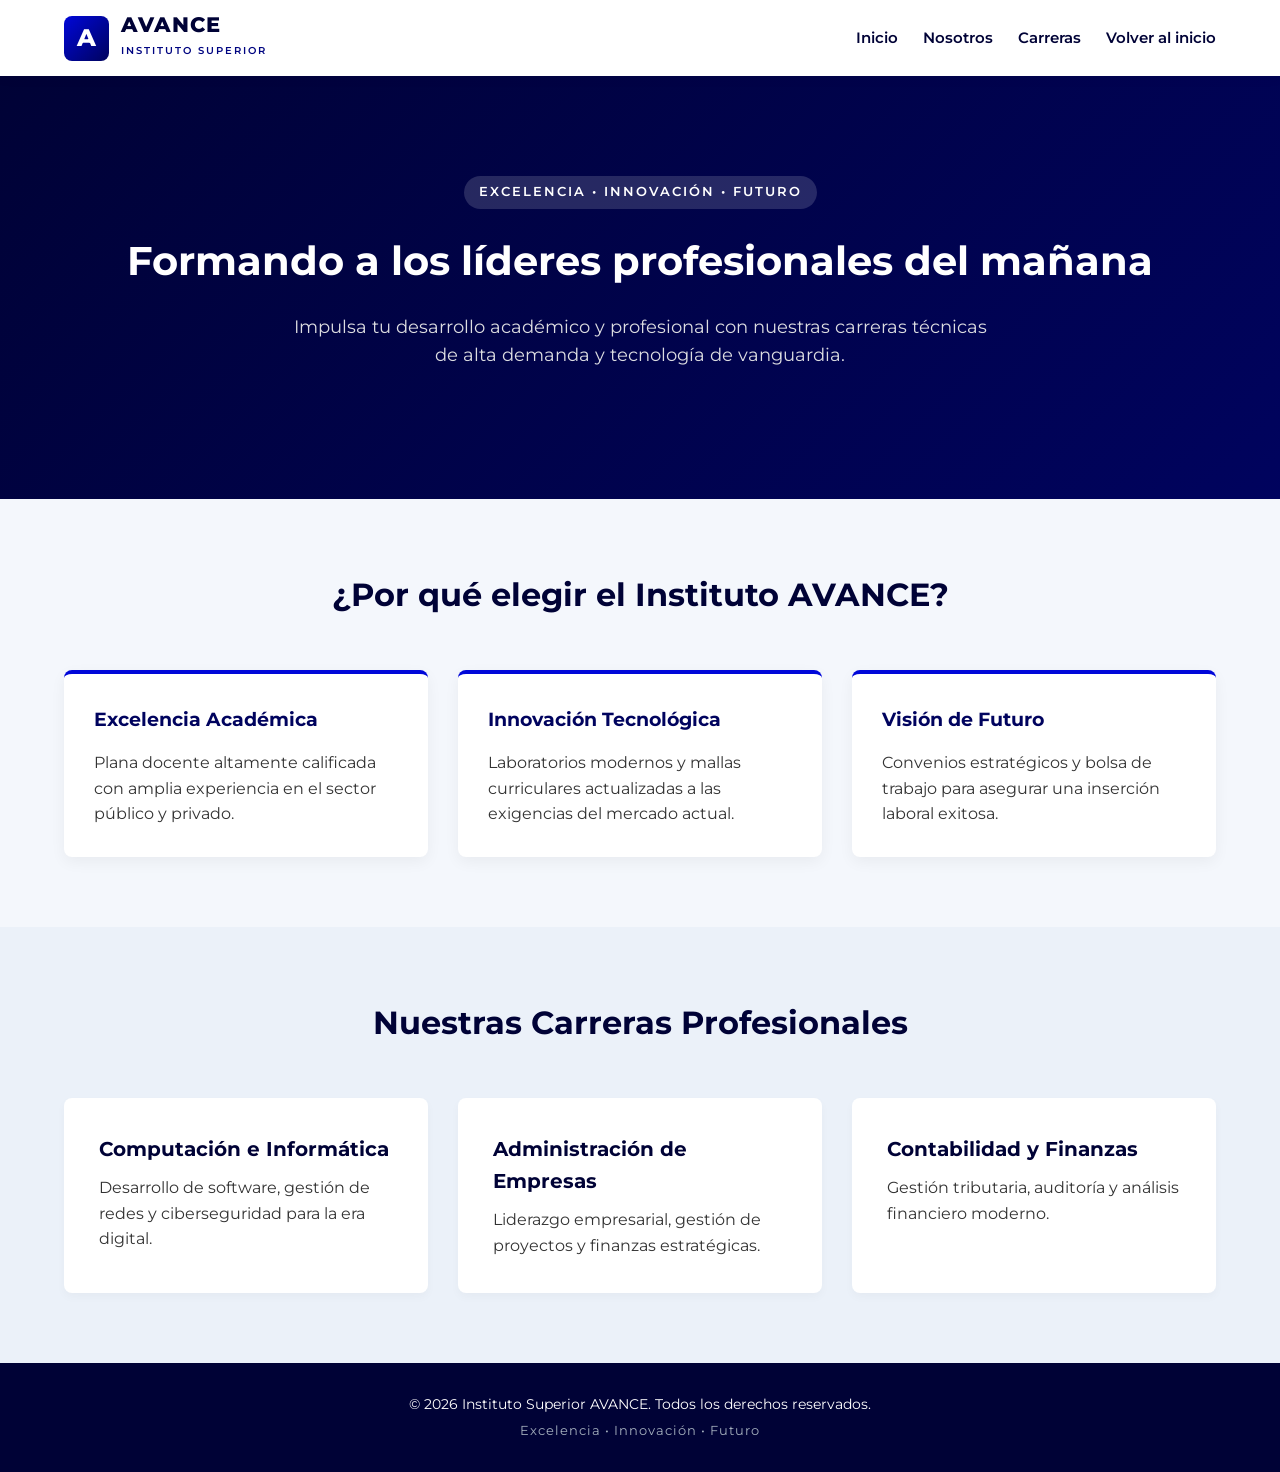
<file: tarea2.html>
<!DOCTYPE html>
<html lang="es">
<head>
    <meta charset="UTF-8">
    <meta name="viewport" content="width=device-width, initial-scale=1.0">
    <title>Instituto Superior AVANCE | Excelencia, Innovación y Futuro</title>
    <link rel="stylesheet" href="css/estiloSenati.css">
    <link href="https://fonts.googleapis.com/css2?family=Montserrat:wght@400;600;700;800&display=swap" rel="stylesheet">
</head>
<body>

    <header>
        <section class="container navbar">
            <hgroup class="logo-container">
                <span class="logo-icon">A</span>
                <section class="logo-text">
                    <h1>AVANCE</h1>
                    <span>INSTITUTO SUPERIOR</span>
                </section>
            </hgroup>
            <nav>
                <ul class="nav-links">
                    <li><a href="#inicio">Inicio</a></li>
                    <li><a href="#nosotros">Nosotros</a></li>
                    <li><a href="#carreras">Carreras</a></li>
                    <li><a href="index.html">Volver al inicio</a></li>
                </ul>
            </nav>
        </section>
    </header>

    <section id="inicio" class="hero">
        <article class="container hero-content">
            <span class="badge">EXCELENCIA • INNOVACIÓN • FUTURO</span>
            <h2>Formando a los líderes profesionales del mañana</h2>
            <p>Impulsa tu desarrollo académico y profesional con nuestras carreras técnicas de alta demanda y tecnología de vanguardia.</p>
        </article>
    </section>

    <section id="nosotros" class="section about">
        <section class="container">
            <h3 class="section-title">¿Por qué elegir el Instituto AVANCE?</h3>
            <section class="grid-cards">
                <article class="card">
                    <h4>Excelencia Académica</h4>
                    <p>Plana docente altamente calificada con amplia experiencia en el sector público y privado.</p>
                </article>
                <article class="card">
                    <h4>Innovación Tecnológica</h4>
                    <p>Laboratorios modernos y mallas curriculares actualizadas a las exigencias del mercado actual.</p>
                </article>
                <article class="card">
                    <h4>Visión de Futuro</h4>
                    <p>Convenios estratégicos y bolsa de trabajo para asegurar una inserción laboral exitosa.</p>
                </article>
            </section>
        </section>
    </section>

    <section id="carreras" class="section careers">
        <section class="container">
            <h3 class="section-title">Nuestras Carreras Profesionales</h3>
            <section class="grid-careers">
                <article class="career-card">
                    <h4>Computación e Informática</h4>
                    <p>Desarrollo de software, gestión de redes y ciberseguridad para la era digital.</p>
                </article>
                <article class="career-card">
                    <h4>Administración de Empresas</h4>
                    <p>Liderazgo empresarial, gestión de proyectos y finanzas estratégicas.</p>
                </article>
                <article class="career-card">
                    <h4>Contabilidad y Finanzas</h4>
                    <p>Gestión tributaria, auditoría y análisis financiero moderno.</p>
                </article>
            </section>
        </section>
    </section>

    <footer>
        <section class="container footer-content">
            <p>&copy; 2026 Instituto Superior AVANCE. Todos los derechos reservados.</p>
            <p>Excelencia • Innovación • Futuro</p>
        </section>
    </footer>

</body>
</html>
</file>
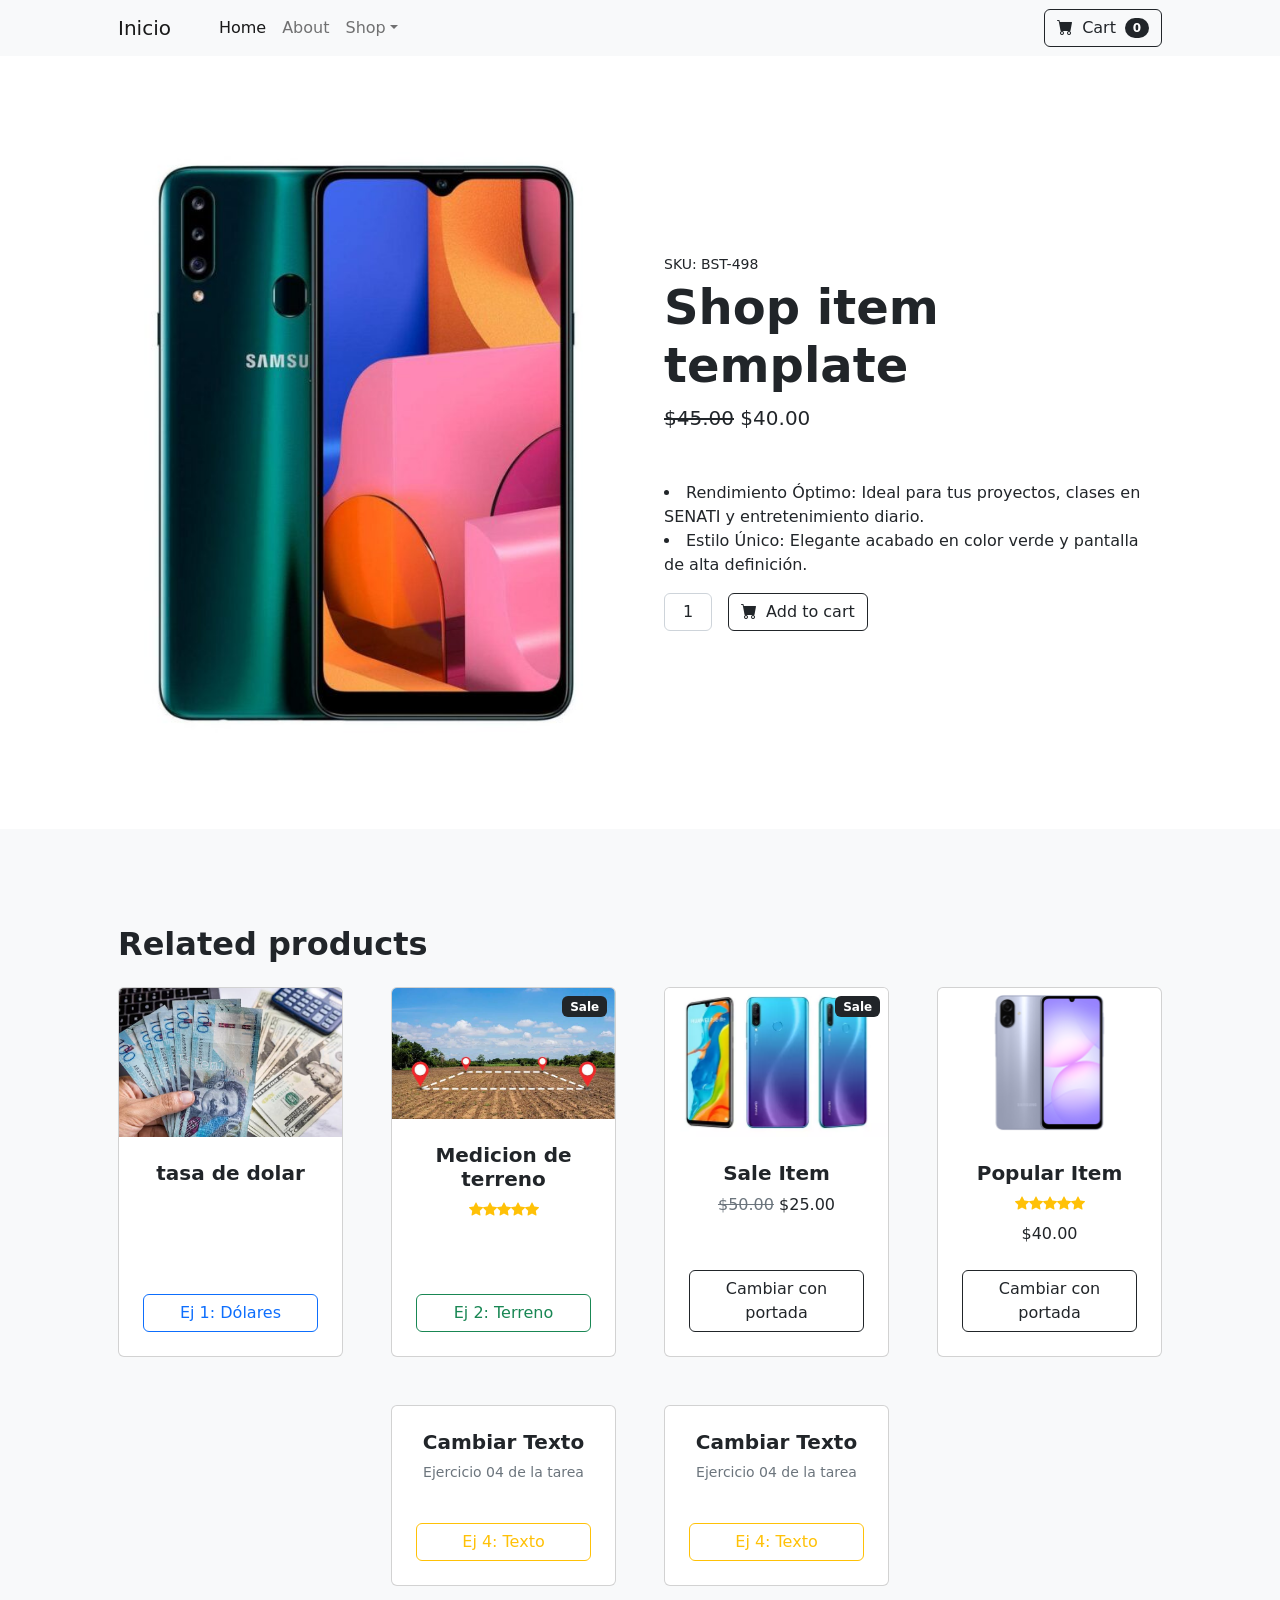
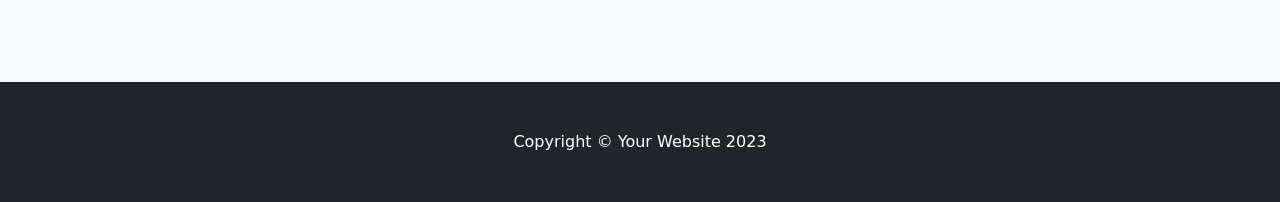
<file: tarea3.html>
<!DOCTYPE html>
<html lang="en">
    <head>
        <meta charset="utf-8" />
        <meta name="viewport" content="width=device-width, initial-scale=1, shrink-to-fit=no" />
        <meta name="description" content="" />
        <meta name="author" content="" />
        <title>Shop Item - Start Bootstrap Template</title>
        <link rel="icon" type="image/png" href="images/favicon.ico">
        <link href="https://cdn.jsdelivr.net/npm/bootstrap-icons@1.5.0/font/bootstrap-icons.css" rel="stylesheet" />
        <link href="css/styles01.css" rel="stylesheet" />
    </head>
    <body>
        <nav class="navbar navbar-expand-lg navbar-light bg-light">
            <div class="container px-4 px-lg-5">
                <a class="navbar-brand" href="index.html">Inicio</a>
                <button class="navbar-toggler" type="button" data-bs-toggle="collapse" data-bs-target="#navbarSupportedContent" aria-controls="navbarSupportedContent" aria-expanded="false" aria-label="Toggle navigation"><span class="navbar-toggler-icon"></span></button>
                <div class="collapse navbar-collapse" id="navbarSupportedContent">
                    <ul class="navbar-nav me-auto mb-2 mb-lg-0 ms-lg-4">
                        <li class="nav-item"><a class="nav-link active" aria-current="page" href="#!">Home</a></li>
                        <li class="nav-item"><a class="nav-link" href="#!">About</a></li>
                        <li class="nav-item dropdown">
                            <a class="nav-link dropdown-toggle" id="navbarDropdown" href="#" role="button" data-bs-toggle="dropdown" aria-expanded="false">Shop</a>
                            <ul class="dropdown-menu" aria-labelledby="navbarDropdown">
                                <li><a class="dropdown-item" href="#!">All Products</a></li>
                                <li><hr class="dropdown-divider" /></li>
                                <li><a class="dropdown-item" href="#!">Popular Items</a></li>
                                <li><a class="dropdown-item" href="#!">New Arrivals</a></li>
                            </ul>
                        </li>
                    </ul>
                    <form class="d-flex">
                        <button class="btn btn-outline-dark" type="submit">
                            <i class="bi-cart-fill me-1"></i>
                            Cart
                            <span class="badge bg-dark text-white ms-1 rounded-pill">0</span>
                        </button>
                    </form>
                </div>
            </div>
        </nav>
        <!-- Product section-->
        <section class="py-5">
            <div class="container px-4 px-lg-5 my-5">
                <div class="row gx-4 gx-lg-5 align-items-center">
                    <!-- Imagen principal con su ID -->
                    <div class="col-md-6"><img id="imagenPrincipal" class="card-img-top mb-5 mb-md-0" src="images/samsung-galaxy-a20s-600x700.jpg" alt="samsung galaxy" /></div>
                    <div class="col-md-6">
                        <div class="small mb-1">SKU: BST-498</div>
                        <h1 class="display-5 fw-bolder">Shop item template</h1>
                        <div class="fs-5 mb-5">
                            <span class="text-decoration-line-through">$45.00</span>
                            <span>$40.00</span>
                        </div>
                        <p class="lead">
                            <li>Rendimiento Óptimo: Ideal para tus proyectos, clases en SENATI y entretenimiento diario.</li>
                            <li>Estilo Único: Elegante acabado en color verde y pantalla de alta definición.</li>
                        </p>
                        <div class="d-flex">
                            <input class="form-control text-center me-3" id="inputQuantity" type="num" value="1" style="max-width: 3rem" />
                            <button class="btn btn-outline-dark flex-shrink-0" type="button">
                                <i class="bi-cart-fill me-1"></i>
                                Add to cart
                            </button>
                        </div>
                    </div>
                </div>
            </div>
        </section>
        <section class="py-5 bg-light">
            <div class="container px-4 px-lg-5 mt-5">
                <h2 class="fw-bolder mb-4">Related products</h2>
                <div class="row gx-4 gx-lg-5 row-cols-2 row-cols-md-3 row-cols-xl-4 justify-content-center">
                    

                    <div class="col mb-5">
                        <div class="card h-100">
                            <img class="card-img-top" src="images/images.jpg" alt="..." />
                            <div class="card-body p-4">
                                <div class="text-center">
                                    <h5 class="fw-bolder">tasa de dolar</h5>

                                </div>
                            </div>
                            <div class="card-footer p-4 pt-0 border-top-0 bg-transparent">
                                <div class="text-center">
                                    <button class="btn btn-outline-primary mt-auto w-100" onclick="resolverEjercicio1()">Ej 1: Dólares</button>
                                </div>
                            </div>
                        </div>
                    </div>


                    <div class="col mb-5">
                        <div class="card h-100">
                            <div class="badge bg-dark text-white position-absolute" style="top: 0.5rem; right: 0.5rem">Sale</div>
                            <img class="card-img-top" src="images/images (1).jpg" alt="..." />
                            <div class="card-body p-4">
                                <div class="text-center">
                                    <h5 class="fw-bolder">Medicion de terreno</h5>
                                    <div class="d-flex justify-content-center small text-warning mb-2">
                                        <div class="bi-star-fill"></div>
                                        <div class="bi-star-fill"></div>
                                        <div class="bi-star-fill"></div>
                                        <div class="bi-star-fill"></div>
                                        <div class="bi-star-fill"></div>
                                    </div>
                                    <span class="text-muted text-decoration-line-through"></span>

                                </div>
                            </div>
                            <div class="card-footer p-4 pt-0 border-top-0 bg-transparent">
                                <div class="text-center">
                                    <button class="btn btn-outline-success mt-auto w-100" onclick="resolverEjercicio2()">Ej 2: Terreno</button>
                                </div>
                            </div>
                        </div>
                    </div>


                    <div class="col mb-5">
                        <div class="card h-100">
                            <div class="badge bg-dark text-white position-absolute" style="top: 0.5rem; right: 0.5rem">Sale</div>
                            <img id="imgCelular3" class="card-img-top" src="images/450_1000 (1).webp" alt="..." />
                            <div class="card-body p-4">
                                <div class="text-center">
                                    <h5 class="fw-bolder">Sale Item</h5>
                                    <span class="text-muted text-decoration-line-through">$50.00</span>
                                    $25.00
                                </div>
                            </div>
                            <div class="card-footer p-4 pt-0 border-top-0 bg-transparent">
                                <div class="text-center">
                                    <button class="btn btn-outline-dark mt-auto w-100" onclick="intercambiarCelular('imgCelular3')">Cambiar con portada</button>
                                </div>
                            </div>
                        </div>
                    </div>

                    <div class="col mb-5">
                        <div class="card h-100">
                            <img id="imgCelular4" class="card-img-top" src="images/0f2104587efb7283739fb486e16c0709_ml_.webp" alt="..." />
                            <div class="card-body p-4">
                                <div class="text-center">
                                    <h5 class="fw-bolder">Popular Item</h5>
                                    <div class="d-flex justify-content-center small text-warning mb-2">
                                        <div class="bi-star-fill"></div>
                                        <div class="bi-star-fill"></div>
                                        <div class="bi-star-fill"></div>
                                        <div class="bi-star-fill"></div>
                                        <div class="bi-star-fill"></div>
                                    </div>
                                    $40.00
                                </div>
                            </div>
                            <div class="card-footer p-4 pt-0 border-top-0 bg-transparent">
                                <div class="text-center">
                                    <button class="btn btn-outline-dark mt-auto w-100" onclick="intercambiarCelular('imgCelular4')">Cambiar con portada</button>
                                </div>
                            </div>
                        </div>
                    </div>
                    <div class="col mb-5">
                        <div class="card h-100">
                            <div class="card-body p-4">
                                <div class="text-center">
                                    <h5 class="fw-bolder">Cambiar Texto</h5>
                                    <p class="small text-muted">Ejercicio 04 de la tarea</p>
                                </div>
                            </div>
                            <div class="card-footer p-4 pt-0 border-top-0 bg-transparent">
                                <div class="text-center">
                                    <button class="btn btn-outline-warning mt-auto w-100" onclick="resolverEjercicio4()">Ej 4: Texto</button>
                                </div>
                            </div>
                        </div>
                    </div>
                    <div class="col mb-5">
                        <div class="card h-100">
                            <div class="card-body p-4">
                                <div class="text-center">
                                    <h5 class="fw-bolder">Cambiar Texto</h5>
                                    <p class="small text-muted">Ejercicio 04 de la tarea</p>
                                </div>
                            </div>
                            <div class="card-footer p-4 pt-0 border-top-0 bg-transparent">
                                <div class="text-center">
                                    <button class="btn btn-outline-warning mt-auto w-100" onclick="resolverEjercicio4()">Ej 4: Texto</button>
                                </div>
                            </div>
                        </div>
                    </div>

                </div>
            </div>
        </section>

        <footer class="py-5 bg-dark">
            <div class="container"><p class="m-0 text-center text-white">Copyright &copy; Your Website 2023</p></div>
        </footer>

        <script src="https://cdn.jsdelivr.net/npm/bootstrap@5.2.3/dist/js/bootstrap.bundle.min.js"></script>

        <script src="js/calculo.js"></script>


    </body>
</html>
</file>
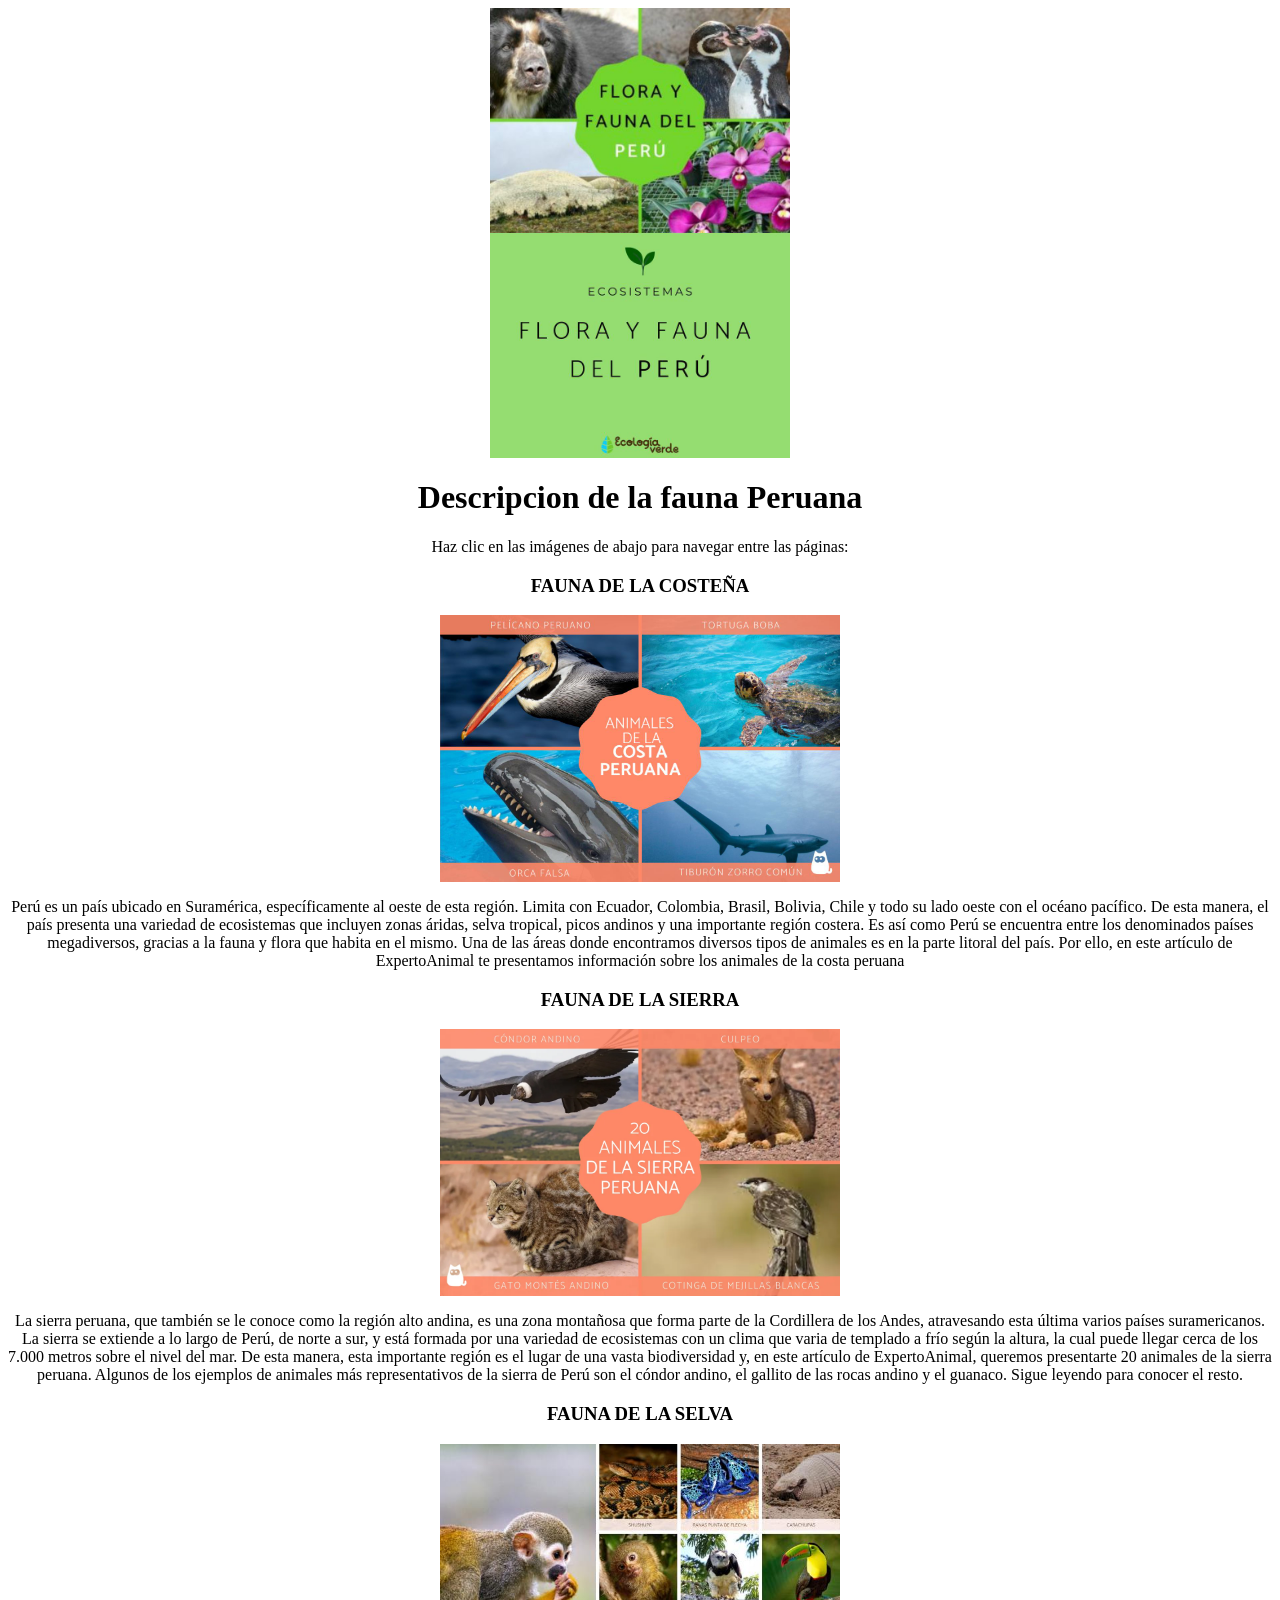
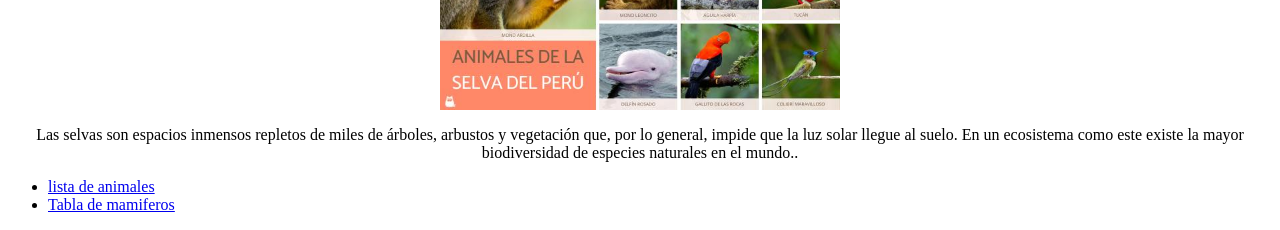
<file: tareas.html>
<!DOCTYPE html>
<html lang="es">
<head>
    <a href="index.html">
    <img src="images/47398ca132362895f4293991ffdbc160.jpg" alt="logo" width="300" style="display: block; margin: 0 auto;">
    </a>
    <meta charset="UTF-8">
    <title>Descripcion de la fauna peruana</title>
</head>
<body>
    <h1 style="text-align:center ;">Descripcion de la fauna Peruana</h1>
    <p style="text-align: center;">Haz clic en las imágenes de abajo para navegar entre las páginas:</p>
    
    <div>
        <h3 style="text-align: center;">FAUNA DE LA COSTEÑA</h3>
        <!-- Imagen convertida en botón que lleva a la página de listas -->
        <a href="https://expertoanimal.elperiodico.com/animales-de-la-costa-peruana-26654.html" >
            <img src="images/animales_de_la_costa_peruana_26654_1200.jpg" alt="costa" width="400" style="display: block; margin: 0 auto">
        </a>
        <p style="text-align: center;"> Perú es un país ubicado en Suramérica, específicamente al oeste de esta región. Limita con Ecuador, Colombia, Brasil, Bolivia, Chile y todo su lado oeste con el océano pacífico. De esta manera, el país presenta una variedad de ecosistemas que incluyen zonas áridas, selva tropical, picos andinos y una importante región costera. Es así como Perú se encuentra entre los denominados países megadiversos, gracias a la fauna y flora que habita en el mismo. Una de las áreas donde encontramos diversos tipos de animales es en la parte litoral del país. Por ello, en este artículo de ExpertoAnimal te presentamos información sobre los animales de la costa peruana</p>
    </div>

    <div>
        <h3 style="text-align: center;">FAUNA DE LA SIERRA</h3>
        <!-- Imagen convertida en botón que lleva a la página de tablas -->
        <a href="https://expertoanimal.elperiodico.com/animales-de-la-sierra-peruana-26175.html" >
            <img src="images/animales_de_la_sierra_peruana_26175_1200.webp" alt="sierra" width="400" style="display: block; margin: 0 auto;">
        </a>
        <p style="text-align: center;">La sierra peruana, que también se le conoce como la región alto andina, es una zona montañosa que forma parte de la Cordillera de los Andes, atravesando esta última varios países suramericanos. La sierra se extiende a lo largo de Perú, de norte a sur, y está formada por una variedad de ecosistemas con un clima que varia de templado a frío según la altura, la cual puede llegar cerca de los 7.000 metros sobre el nivel del mar. De esta manera, esta importante región es el lugar de una vasta biodiversidad y, en este artículo de ExpertoAnimal, queremos presentarte 20 animales de la sierra peruana. Algunos de los ejemplos de animales más representativos de la sierra de Perú son el cóndor andino, el gallito de las rocas andino y el guanaco. Sigue leyendo para conocer el resto.</p>
    </div>

    <div>
        <h3 style="text-align: center;">FAUNA DE LA SELVA</h3>
        <!-- Imagen decorativa o con enlace de retorno -->
        <a href="https://expertoanimal.elperiodico.com/animales-de-la-selva-tropical-peruana-amazonica-y-misionera-23812.html">
            <img src="images/animales_de_la_selva_peruana_23812_2_600.jpg" alt="selva" width="400" style="display: block; margin: 0 auto">
        </a>
        <p style="text-align: center;">Las selvas son espacios inmensos repletos de miles de árboles, arbustos y vegetación que, por lo general, impide que la luz solar llegue al suelo. En un ecosistema como este existe la mayor biodiversidad de especies naturales en el mundo..</p>
    </div>
    <nav>
        <ul>
            <li><a href="listas.html">lista de animales</a></li>
            <li><a href="tablas.html">Tabla de mamiferos</a></li>
        </ul>
    </nav>
</body>
</html>
</file>
<file: css/styles00.css>
/*
#003B70 azul principal
#002B52 azul oscuro
#E6F0F7 azul claro
#80A8C8 azul medio
#C0CFDC azul grisáceo
#FFFFFF blanco
*/

* {
  box-sizing: border-box;
  color: #002b52;
  font-family: Verdana, Geneva, Tahoma, sans-serif;
}

body {
  margin: 1px;
  display: grid;
  background-color: #e6f0f7;

  grid-template-columns: 3fr 1fr;
  grid-template-rows: auto auto 1fr auto;

  grid-template-areas:
    "header header"
    "nav nav"
    "main aside"
    "footer footer";

  min-height: 100vh;
}


/* ================================
   HEADER
================================ */

header {
  justify-content: center;
  align-items: center;

  grid-area: header;
  display: flex;

  gap: 20px;
  padding: 20px;

  background-color: #ffffff;
}

header h1 {
  margin: 0;
  font-size: 40px;
  color: #003b70;
}

header img {
  width: 150px;
  height: auto;

  transition: all 0.9s ease;
}

header img:hover {
  transform: scale(1.1);
}


/* ================================
   NAVEGACIÓN (Adaptado al HTML)
================================ */

nav {
  justify-content: center;
  grid-area: nav;
  padding: 5px;
  display: flex;
  background-color: #e6f0f7;
}

nav ul {
  display: flex;
  list-style: none; /* Quitamos los puntos de lista por defecto */
  padding: 0;
  margin: 0;
  gap: 10px;
}

/* Cambiamos la propiedad para que afecte correctamente al enlace que envuelve al li o viceversa */
nav ul li {
  list-style: none;
}

nav ul li a {
  display: block;
  width: 15vw;

  margin: 8px;
  padding: 8px;

  text-decoration: none;
  background-color: #003b70;
  color: #ffffff; /* Aseguramos que el texto sea blanco */

  text-align: center;
  font-family: Verdana, Geneva, Tahoma, sans-serif;
  font-weight: bold;

  border-radius: 5px;
  transition: all 0.9s ease;
}

nav ul li a:hover {
  color: #ffffff;
  background-color: #002b52;
  transform: scale(1.08);
  border-radius: 8px;
}


/* ================================
   CONTENIDO PRINCIPAL
================================ */

main {
  grid-area: main;
  background-color: #c0cfdc;
}

section {
  padding: 20px;
  height: 100%;
  grid-area: section;
  background-color: #ffffff;
}

article {
  min-height: 150px;
  padding: 20px;
  margin-bottom: 20px;
  background-color: #e6f0f7;
}

article img {
  width: 20%;
}


/* ================================
   ASIDE
================================ */

aside {
  grid-area: aside;
  padding: 20px;
  color: #ffffff;
  background-color: #80a8c8;
  min-height: 100%;
}


/* ================================
   FOOTER
================================ */

footer {
  grid-area: footer;
  padding: 20px;
  background-color: #002b52;
  display: flex;
  flex-direction: column;
  justify-content: center;
  align-items: center;
}

footer h4 {
  margin-bottom: 10px;
  color: #ffffff;
  text-align: center;
}

footer ul {
  display: flex;
  justify-content: center;
  gap: 20px;
  list-style: none;
  padding: 0;
  margin: 0;
}

footer a {
  text-decoration: none;
  padding: 10px 20px;
  color: #e6f0f7;
}

footer a:hover {
  color: #80a8c8;
  text-decoration: underline;
}


/* ================================
   DISEÑO RESPONSIVE
================================ */

@media (max-width: 1280px) {

  body {
    grid-template-columns: 1fr;

    grid-template-areas:
      "header"
      "nav"
      "main"
      "aside"
      "footer";

    font-size: 20px; /* Ajustado de 50px a un tamaño más prudente para que no rompa el diseño */
    text-align: justify;
  }

  header {
    align-items: center;
    background-color: #80a8c8;
  }

  nav ul {
    width: 70vw;
    flex-direction: column;
    align-items: center;
    gap: 10px;
  }

  nav ul li a {
    width: 100%;
  }

  footer ul {
    flex-direction: column;
    gap: 10px;
    align-items: center;
  }
}
</file>
<file: css/estiloSenati.css>
/* VARIABLES DE COLOR (Basadas en la paleta institucional azul) */
:root {
    --primary-dark: #000236;
    --primary-blue: #00035E;
    --accent-blue: #000581;
    --bright-blue: #0007D9;
    --light-bg: #F4F7FC;
    --white: #FFFFFF;
    --text-color: #333333;
}

* {
    margin: 0;
    padding: 0;
    box-sizing: border-box;
    font-family: 'Montserrat', sans-serif;
}

body {
    background-color: var(--light-bg);
    color: var(--text-color);
    line-height: 1.6;
}

.container {
    width: 90%;
    max-width: 1200px;
    margin: 0 auto;
}

/* HEADER Y NAVEGACIÓN */
header {
    background: var(--white);
    box-shadow: 0 2px 10px rgba(0, 2, 54, 0.08);
    position: sticky;
    top: 0;
    z-index: 1000;
}

.navbar {
    display: flex;
    justify-content: space-between;
    align-items: center;
    padding: 15px 0;
}

.logo-container {
    display: flex;
    align-items: center;
    gap: 12px;
}

.logo-icon {
    background: linear-gradient(135deg, var(--bright-blue), var(--primary-blue));
    color: var(--white);
    width: 45px;
    height: 45px;
    display: flex;
    align-items: center;
    justify-content: center;
    font-weight: 800;
    font-size: 1.5rem;
    border-radius: 8px;
}

.logo-text h1 {
    font-size: 1.3rem;
    color: var(--primary-dark);
    letter-spacing: 1px;
    font-weight: 800;
    line-height: 1;
}

.logo-text span {
    font-size: 0.65rem;
    color: var(--accent-blue);
    font-weight: 600;
    letter-spacing: 2px;
}

.nav-links {
    list-style: none;
    display: flex;
    align-items: center;
    gap: 25px;
}

.nav-links a {
    text-decoration: none;
    color: var(--primary-dark);
    font-weight: 600;
    font-size: 0.95rem;
    transition: color 0.3s;
}

.nav-links a:hover {
    color: var(--bright-blue);
}

.btn-nav {
    background-color: var(--bright-blue);
    color: var(--white) !important;
    padding: 8px 18px;
    border-radius: 5px;
    transition: background 0.3s;
}

.btn-nav:hover {
    background-color: var(--accent-blue);
}

/* HERO SECTION */
.hero {
    background: linear-gradient(135deg, var(--primary-dark), var(--primary-blue));
    color: var(--white);
    padding: 100px 0;
    text-align: center;
}

.badge {
    background: rgba(255, 255, 255, 0.15);
    padding: 6px 15px;
    font-size: 0.8rem;
    letter-spacing: 2px;
    border-radius: 20px;
    font-weight: 600;
    display: inline-block;
    margin-bottom: 20px;
}

.hero-content h2 {
    font-size: 2.5rem;
    margin-bottom: 20px;
    font-weight: 700;
}

.hero-content p {
    font-size: 1.1rem;
    max-width: 700px;
    margin: 0 auto 30px auto;
    color: #dcdde1;
}

.hero-buttons {
    display: flex;
    justify-content: center;
    gap: 15px;
}

.btn {
    padding: 12px 25px;
    border-radius: 5px;
    text-decoration: none;
    font-weight: 600;
    transition: all 0.3s;
}

.btn-primary {
    background-color: var(--bright-blue);
    color: var(--white);
}

.btn-primary:hover {
    background-color: var(--accent-blue);
}

.btn-secondary {
    background: transparent;
    color: var(--white);
    border: 2px solid var(--white);
}

.btn-secondary:hover {
    background: var(--white);
    color: var(--primary-dark);
}

/* SECCIONES GENERALES */
.section {
    padding: 70px 0;
}

.section-title {
    text-align: center;
    font-size: 2rem;
    color: var(--primary-dark);
    margin-bottom: 50px;
    font-weight: 700;
}

/* TARJETAS DE NOSOTROS */
.grid-cards {
    display: grid;
    grid-template-columns: repeat(auto-fit, minmax(300px, 1fr));
    gap: 30px;
}

.card {
    background: var(--white);
    padding: 30px;
    border-radius: 8px;
    box-shadow: 0 5px 15px rgba(0,0,0,0.05);
    border-top: 4px solid var(--bright-blue);
}

.card h4 {
    color: var(--primary-blue);
    margin-bottom: 15px;
    font-size: 1.2rem;
}

/* SECCIÓN CARRERAS */
.careers {
    background-color: #EBF1F9;
}

.grid-careers {
    display: grid;
    grid-template-columns: repeat(auto-fit, minmax(300px, 1fr));
    gap: 30px;
}

.career-card {
    background: var(--white);
    padding: 35px;
    border-radius: 8px;
    box-shadow: 0 4px 10px rgba(0,0,0,0.03);
    transition: transform 0.3s;
}

.career-card:hover {
    transform: translateY(-5px);
}

.career-card h4 {
    color: var(--primary-dark);
    margin-bottom: 10px;
    font-size: 1.25rem;
}

/* CONTACTO */
.contact-container {
    max-width: 600px;
    background: var(--white);
    padding: 40px;
    border-radius: 10px;
    box-shadow: 0 5px 20px rgba(0,2,54,0.08);
    text-align: center;
}

.contact-container h3 {
    color: var(--primary-dark);
    margin-bottom: 10px;
}

.contact-container p {
    color: #666;
    margin-bottom: 25px;
}

.contact-form {
    display: flex;
    flex-direction: column;
    gap: 15px;
}

.contact-form input, 
.contact-form select {
    padding: 12px 15px;
    border: 1px solid #ccc;
    border-radius: 5px;
    font-size: 1rem;
    outline: none;
    transition: border 0.3s;
}

.contact-form input:focus, 
.contact-form select:focus {
    border-color: var(--bright-blue);
}

/* FOOTER */
footer {
    background-color: var(--primary-dark);
    color: var(--white);
    text-align: center;
    padding: 30px 0;
    font-size: 0.9rem;
}

footer p + p {
    margin-top: 5px;
    color: #a4b0be;
    font-size: 0.8rem;
    letter-spacing: 1px;
}
</file>
